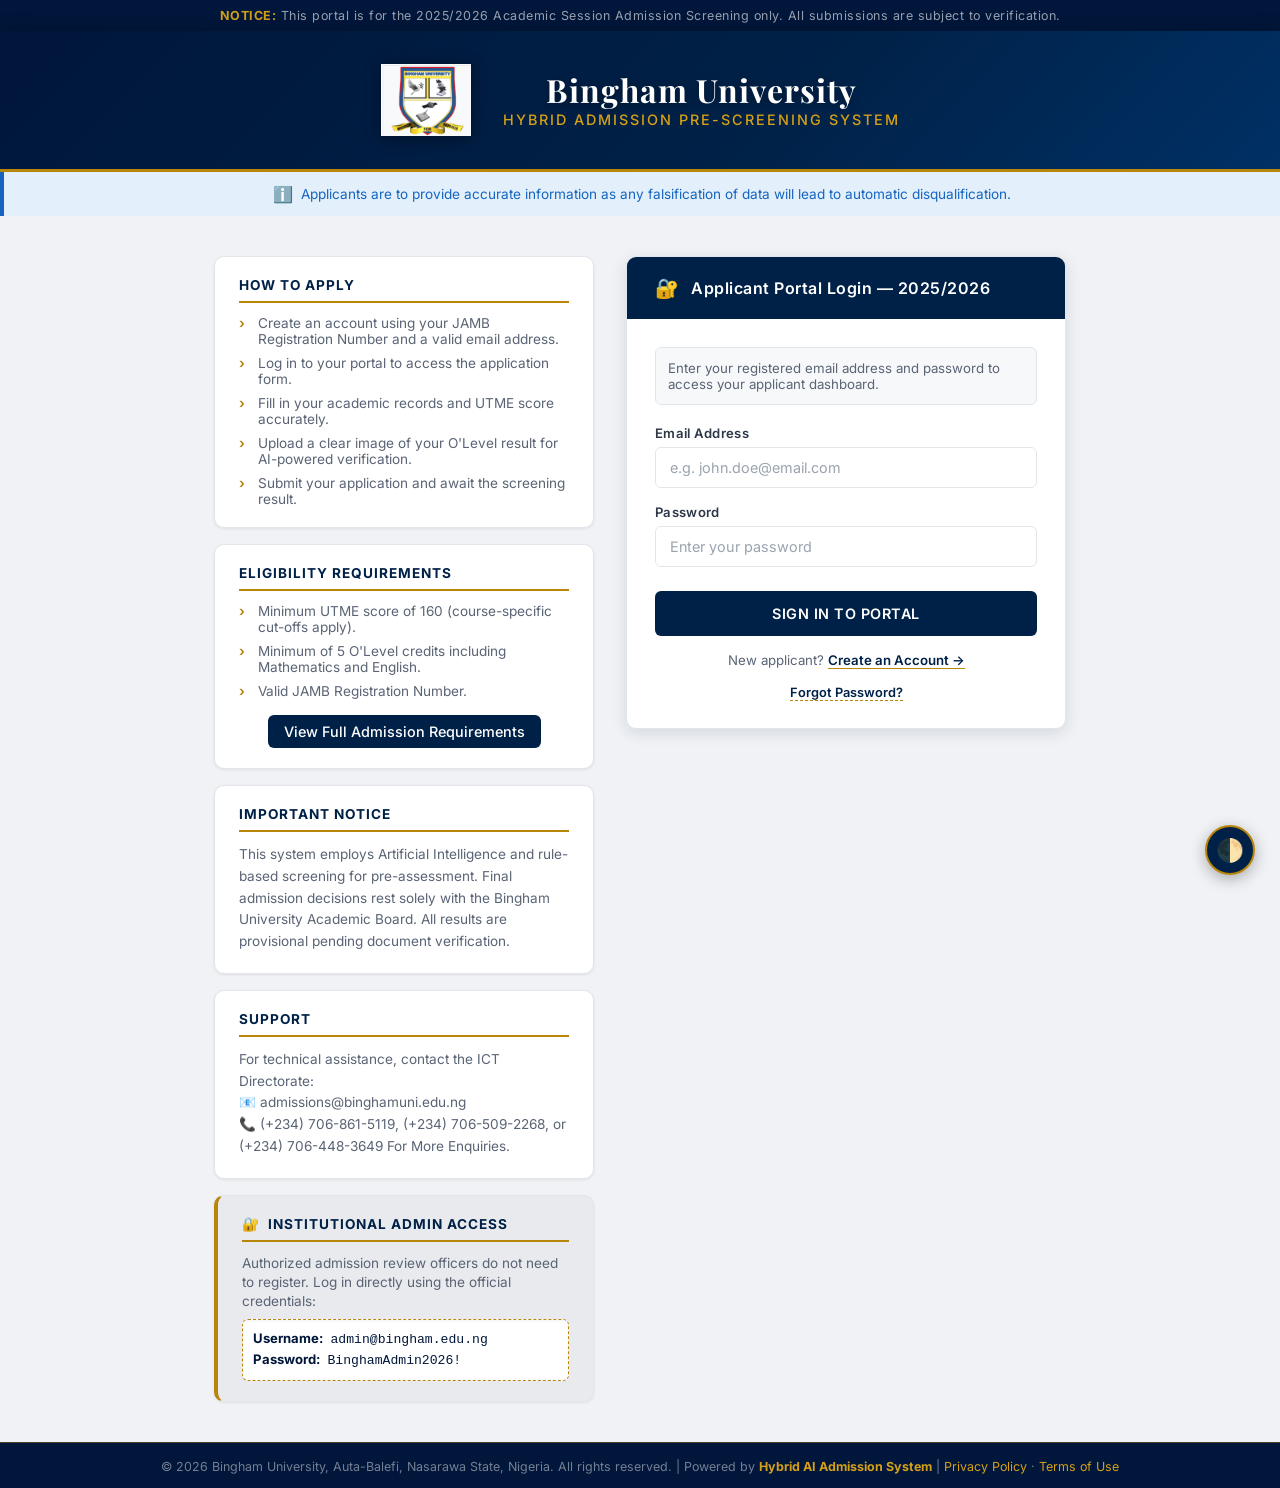
<file: frontend/index.html>
<!DOCTYPE html>
<html lang="en">

<head>
    <meta charset="UTF-8">
    <meta name="viewport" content="width=device-width, initial-scale=1.0">
    <title>Applicant Login — Bingham University Admission Portal</title>
    <meta name="description"
        content="Bingham University Hybrid Admission Pre-Screening System. Register or login to begin your application.">
    <link
        href="https://fonts.googleapis.com/css2?family=Playfair+Display:wght@600;700&family=Inter:wght@300;400;500;600&display=swap"
        rel="stylesheet">
    <link rel="stylesheet" href="css/style.css">
</head>

<body class="formal-bg">
    <script>
        if (localStorage.getItem('theme') === 'dark') {
            document.body.classList.add('dark-theme');
        }
    </script>

    <!-- Top Banner -->
    <div class="portal-top-banner">
        <strong>NOTICE:</strong> This portal is for the 2025/2026 Academic Session Admission Screening only. All
        submissions are subject to verification.
    </div>

    <div class="auth-wrapper">
        <!-- University Header -->
        <header class="uni-header">
            <img src="img/bingham_seal.png" alt="Bingham University Seal" class="uni-header-logo">
            <div class="uni-header-text">
                <h1>Bingham University</h1>
                <div class="system-title">Hybrid Admission Pre-Screening System</div>
            </div>
        </header>

        <!-- Notice Banner -->
        <div class="notice-banner">
            <span class="notice-icon">ℹ️</span>
            Applicants are to provide accurate information as any falsification of data will lead to automatic
            disqualification.
        </div>

        <!-- Auth Body -->
        <div class="auth-body">
            <!-- Left: Information Panel -->
            <div class="auth-info-panel">
                <div class="info-card">
                    <h3>How to Apply</h3>
                    <ul>
                        <li>Create an account using your JAMB Registration Number and a valid email address.</li>
                        <li>Log in to your portal to access the application form.</li>
                        <li>Fill in your academic records and UTME score accurately.</li>
                        <li>Upload a clear image of your O'Level result for AI-powered verification.</li>
                        <li>Submit your application and await the screening result.</li>
                    </ul>
                </div>

                <div class="info-card">
                    <h3>Eligibility Requirements</h3>
                    <ul>
                        <li>Minimum UTME score of 160 (course-specific cut-offs apply).</li>
                        <li>Minimum of 5 O'Level credits including Mathematics and English.</li>
                        <li>Valid JAMB Registration Number.</li>
                    </ul>
                    <div style="margin-top: 1rem; text-align: center;">
                        <a href="requirements.html"
                            style="display: inline-block; padding: 0.5rem 1rem; background: var(--navy); color: white; text-decoration: none; border-radius: 6px; font-size: 0.9rem; font-weight: 500;">View
                            Full Admission Requirements</a>
                    </div>
                </div>

                <div class="info-card">
                    <h3>Important Notice</h3>
                    <p>
                        This system employs Artificial Intelligence and rule-based screening for pre-assessment.
                        Final admission decisions rest solely with the Bingham University Academic Board.
                        All results are provisional pending document verification.
                    </p>
                </div>

                <div class="info-card">
                    <h3>Support</h3>
                    <p>
                        For technical assistance, contact the ICT Directorate:<br>
                        📧 admissions@binghamuni.edu.ng<br>
                        📞 (+234) 706-861-5119, (+234) 706-509-2268, or (+234) 706-448-3649 For More Enquiries.
                    </p>
                </div>

                <div class="info-card" style="border-left: 4px solid var(--gold); background: rgba(10, 25, 47, 0.03);">
                    <h3 style="color: var(--navy); display: flex; align-items: center; gap: 0.5rem;">
                        <span>🔐</span> Institutional Admin Access
                    </h3>
                    <p style="font-size: 0.85rem; margin-bottom: 0.5rem; line-height: 1.4;">
                        Authorized admission review officers do not need to register. Log in directly using the official
                        credentials:
                    </p>
                    <div
                        style="background: var(--white); border: 1px dashed var(--gold); border-radius: 6px; padding: 0.6rem; font-family: monospace; font-size: 0.82rem; color: var(--navy-dark); line-height: 1.5; box-shadow: inset 0 1px 3px rgba(0,0,0,0.05);">
                        <strong>Username:</strong> admin@bingham.edu.ng<br>
                        <strong>Password:</strong> BinghamAdmin2026!
                    </div>
                </div>
            </div>

            <!-- Right: Auth Form Panel -->
            <div class="auth-form-panel">
                <div class="auth-card">
                    <!-- Login Card Header -->
                    <div class="auth-card-header" id="cardHeader">
                        <span class="header-icon">🔐</span>
                        <h2 id="cardHeaderTitle">Applicant Portal Login — 2025/2026</h2>
                    </div>

                    <!-- Login Form -->
                    <form id="loginForm" class="auth-form active" autocomplete="off">
                        <p class="form-intro">
                            Enter your registered email address and password to access your applicant dashboard.
                        </p>

                        <div class="input-group">
                            <label for="loginEmail">Email Address</label>
                            <input type="email" id="loginEmail" required placeholder="e.g. john.doe@email.com"
                                autocomplete="username">
                        </div>
                        <div class="input-group">
                            <label for="loginPassword">Password</label>
                            <input type="password" id="loginPassword" required placeholder="Enter your password"
                                autocomplete="current-password">
                        </div>

                        <button type="submit" class="primary-btn" id="loginBtn">Sign In to Portal</button>
                        <div id="loginError" class="error-msg hidden"></div>

                        <div class="auth-switch-row" style="margin-bottom: 0.5rem;">
                            New applicant? <a href="#" id="showRegister">Create an Account →</a>
                        </div>
                        <div class="auth-switch-row">
                            <a href="#" id="showForgot"
                                style="font-size: 0.8rem; color: var(--navy); text-decoration: none; border-bottom: 1px dashed var(--gold);">Forgot
                                Password?</a>
                        </div>
                    </form>

                    <!-- Forgot Password Form -->
                    <form id="forgotPasswordForm" class="auth-form hidden" autocomplete="off">
                        <p class="form-intro">
                            Enter your registered email address below. If your account exists, we will reset your
                            password to a temporary password so you can access your dashboard.
                        </p>

                        <div class="input-group">
                            <label for="forgotEmail">Email Address</label>
                            <input type="email" id="forgotEmail" required placeholder="e.g. john.doe@email.com">
                        </div>

                        <button type="submit" class="primary-btn" id="forgotBtn">Reset Password</button>
                        <div id="forgotError" class="error-msg hidden"></div>
                        <div id="forgotSuccess" class="success-msg hidden"></div>

                        <div class="auth-switch-row">
                            Remembered password? <a href="#" id="forgotShowLogin">← Back to Sign In</a>
                        </div>
                    </form>

                    <!-- Registration Form -->
                    <form id="registerForm" class="auth-form hidden" autocomplete="off">
                        <p class="form-intro">
                            Complete the form below to create your applicant account. Ensure all details match your
                            official JAMB and O'Level records.
                        </p>

                        <div class="input-group">
                            <label for="regName">Full Legal Name</label>
                            <span class="field-hint">As it appears on your official documents</span>
                            <input type="text" id="regName" required placeholder="e.g. JOHN ADEBAYO DOE">
                        </div>
                        <div class="input-group">
                            <label for="regJamb">JAMB Registration Number</label>
                            <span class="field-hint">Future integration with JAMB CBT Portal will verify this
                                automatically</span>
                            <input type="text" id="regJamb" required placeholder="e.g. 20261234567AB">
                        </div>
                        <div class="input-group">
                            <label for="regEmail">Email Address</label>
                            <span class="field-hint">Must be a valid, active email for official communication</span>
                            <input type="email" id="regEmail" required placeholder="e.g. john.doe@email.com">
                        </div>
                        <div class="input-group">
                            <label for="regPhone">Phone Number</label>
                            <input type="tel" id="regPhone" required placeholder="e.g. 08012345678">
                        </div>
                        <div class="input-group">
                            <label for="regPassword">Create Password</label>
                            <span class="field-hint">Minimum 8 characters</span>
                            <input type="password" id="regPassword" required placeholder="Create a secure password"
                                minlength="8" autocomplete="new-password">
                        </div>

                        <button type="submit" class="primary-btn" id="registerBtn">Create Account & Proceed</button>
                        <div id="regError" class="error-msg hidden"></div>
                        <div id="regSuccess" class="success-msg hidden"></div>

                        <div class="auth-switch-row">
                            Already registered? <a href="#" id="showLogin">← Sign In</a>
                        </div>
                    </form>
                </div>
            </div>
        </div>
    </div>

    <!-- Footer -->
    <footer class="portal-footer">
        © 2026 Bingham University, Auta-Balefi, Nasarawa State, Nigeria.
        All rights reserved. |
        Powered by <strong style="color: var(--gold-light)">Hybrid AI Admission System</strong> |
        <a href="#">Privacy Policy</a> · <a href="#">Terms of Use</a>
    </footer>

    <!-- Theme Toggle Floating Button -->
    <button class="theme-toggle-btn" id="themeToggle" title="Toggle Light/Dark Theme">🌓</button>

    <script src="js/main.js"></script>
</body>

</html>
</file>
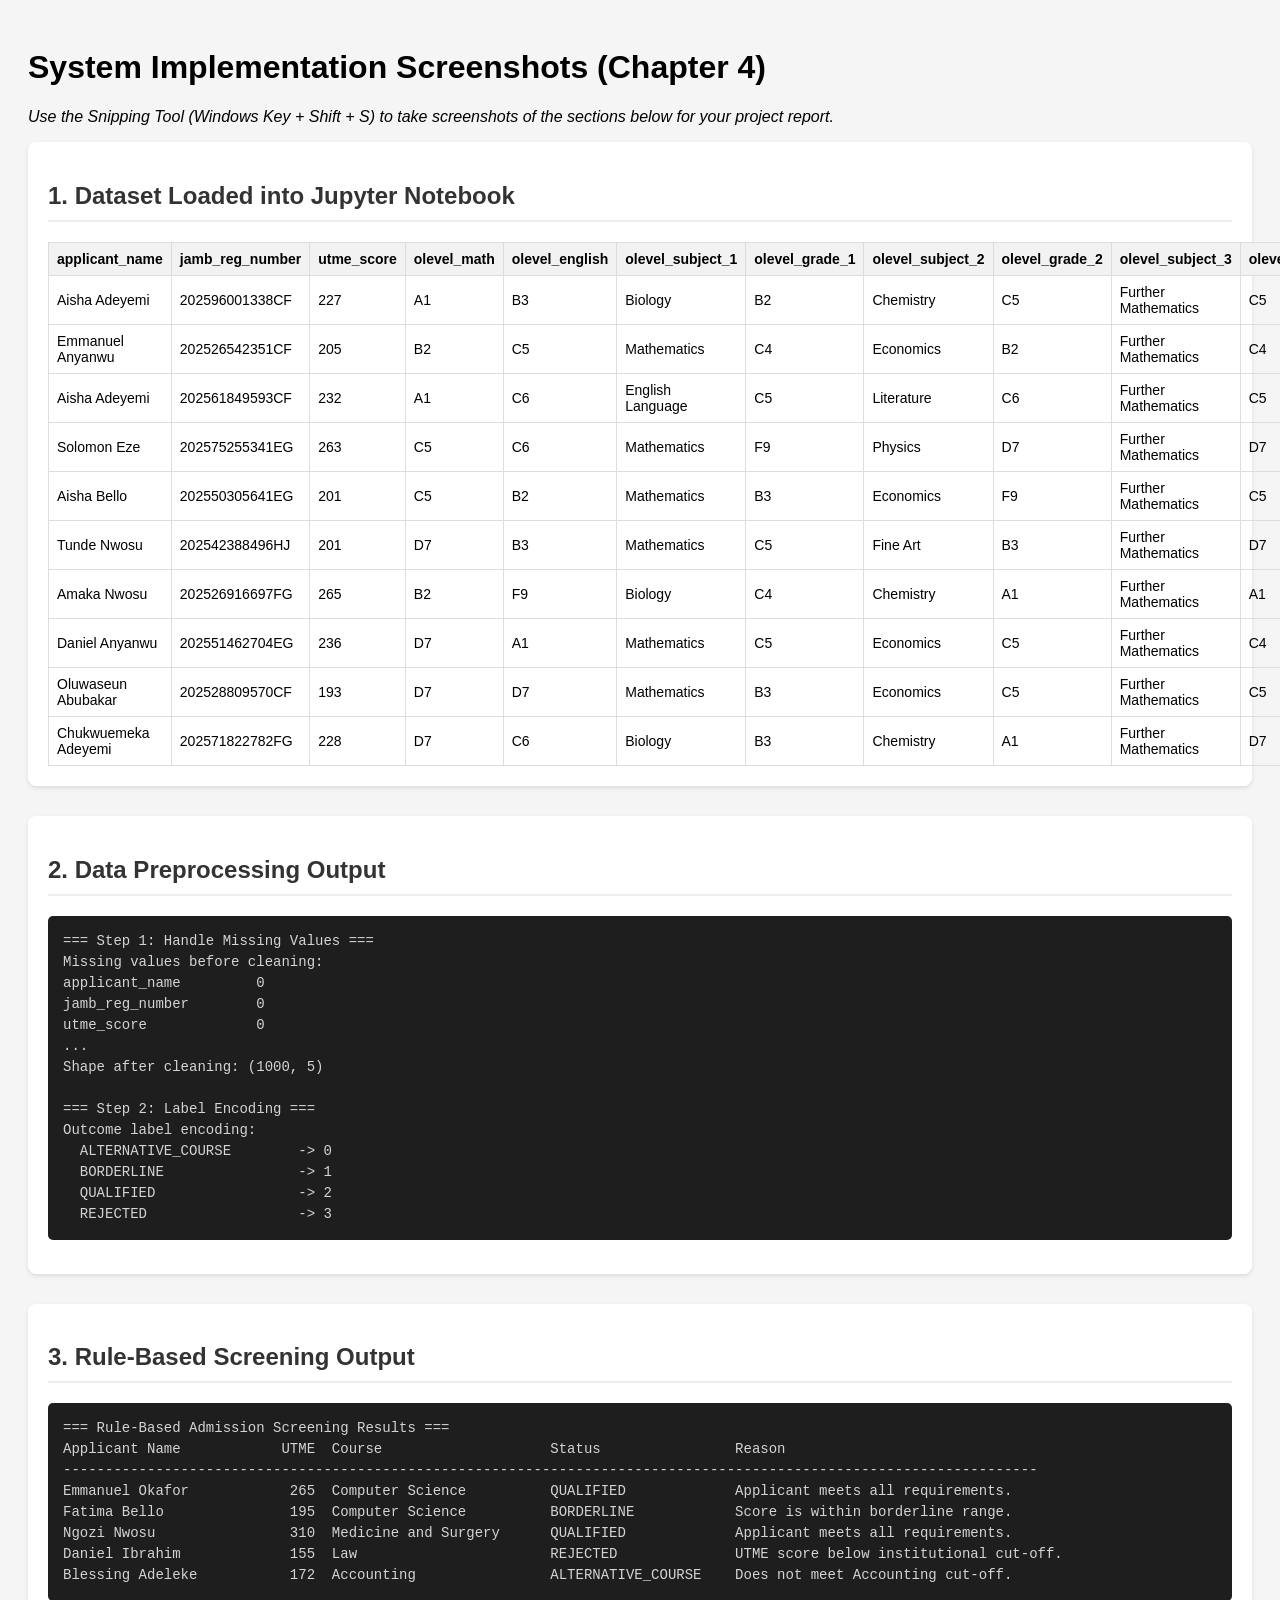
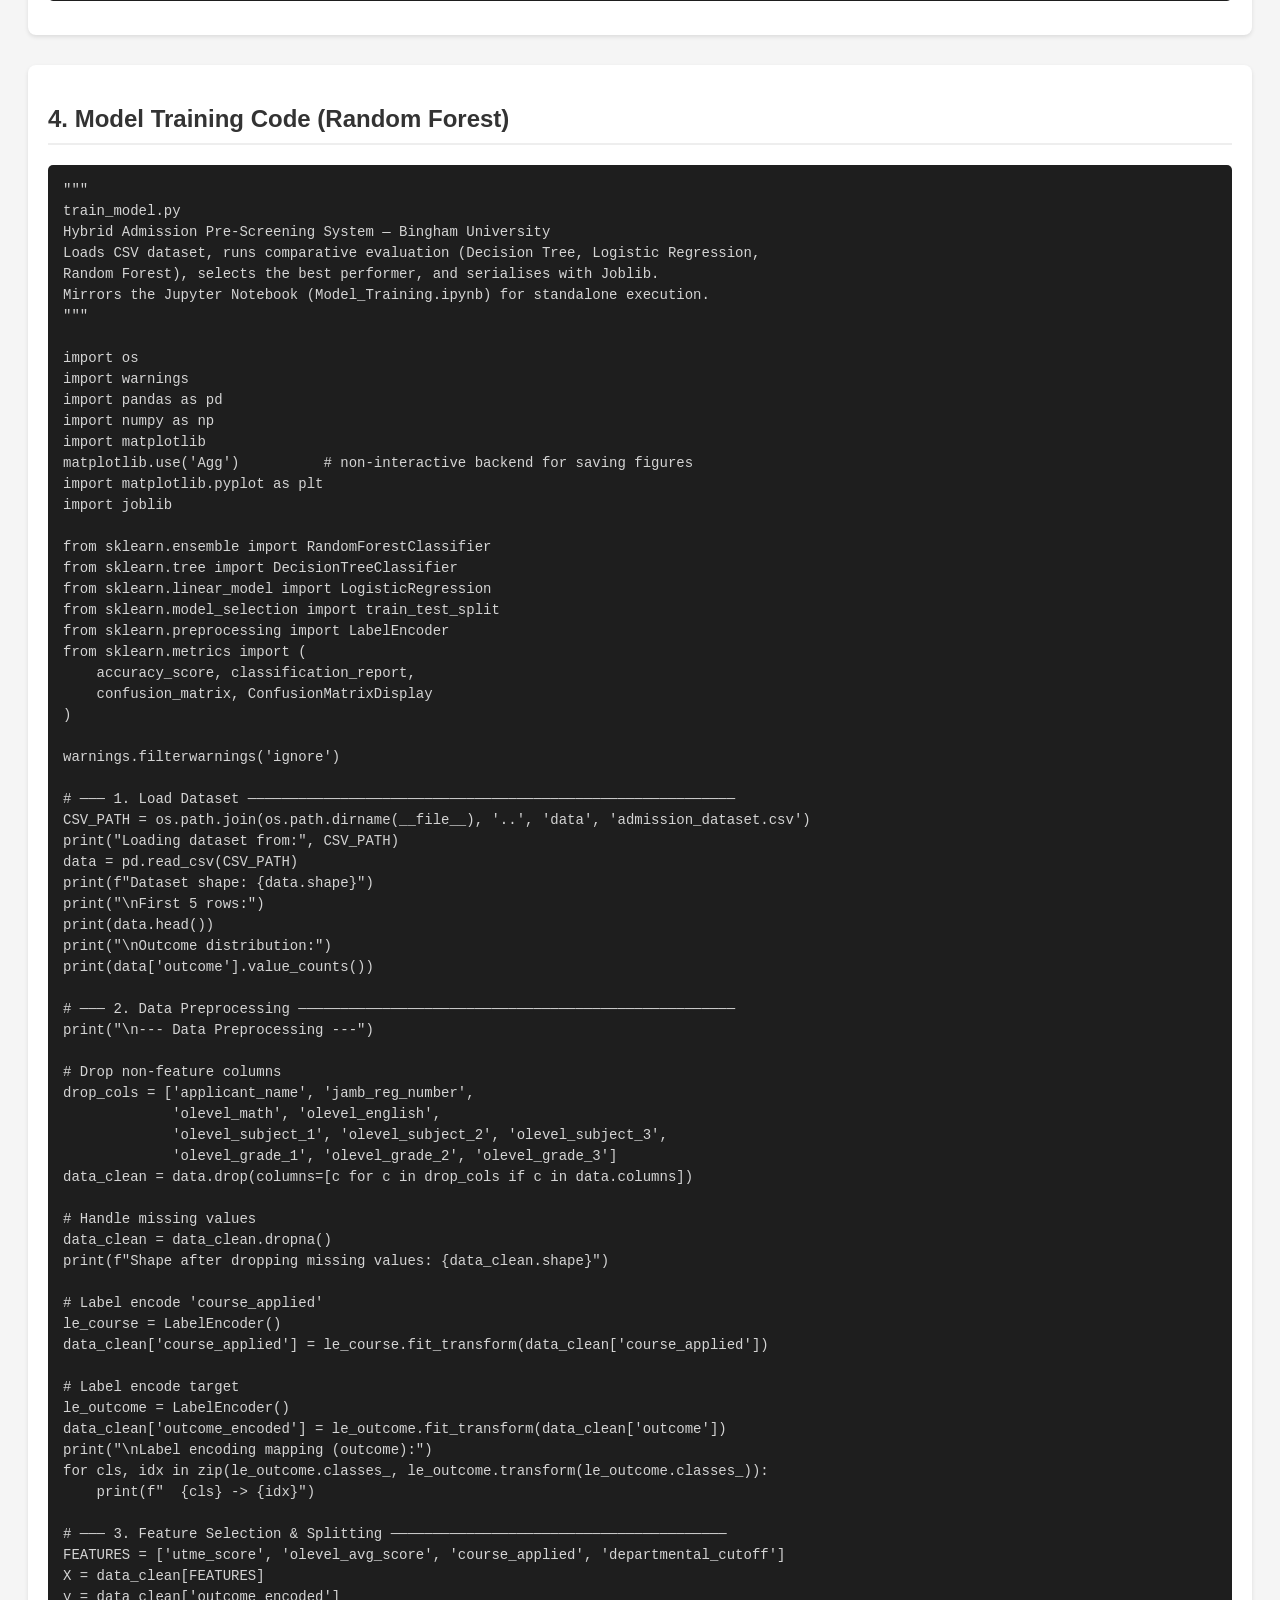
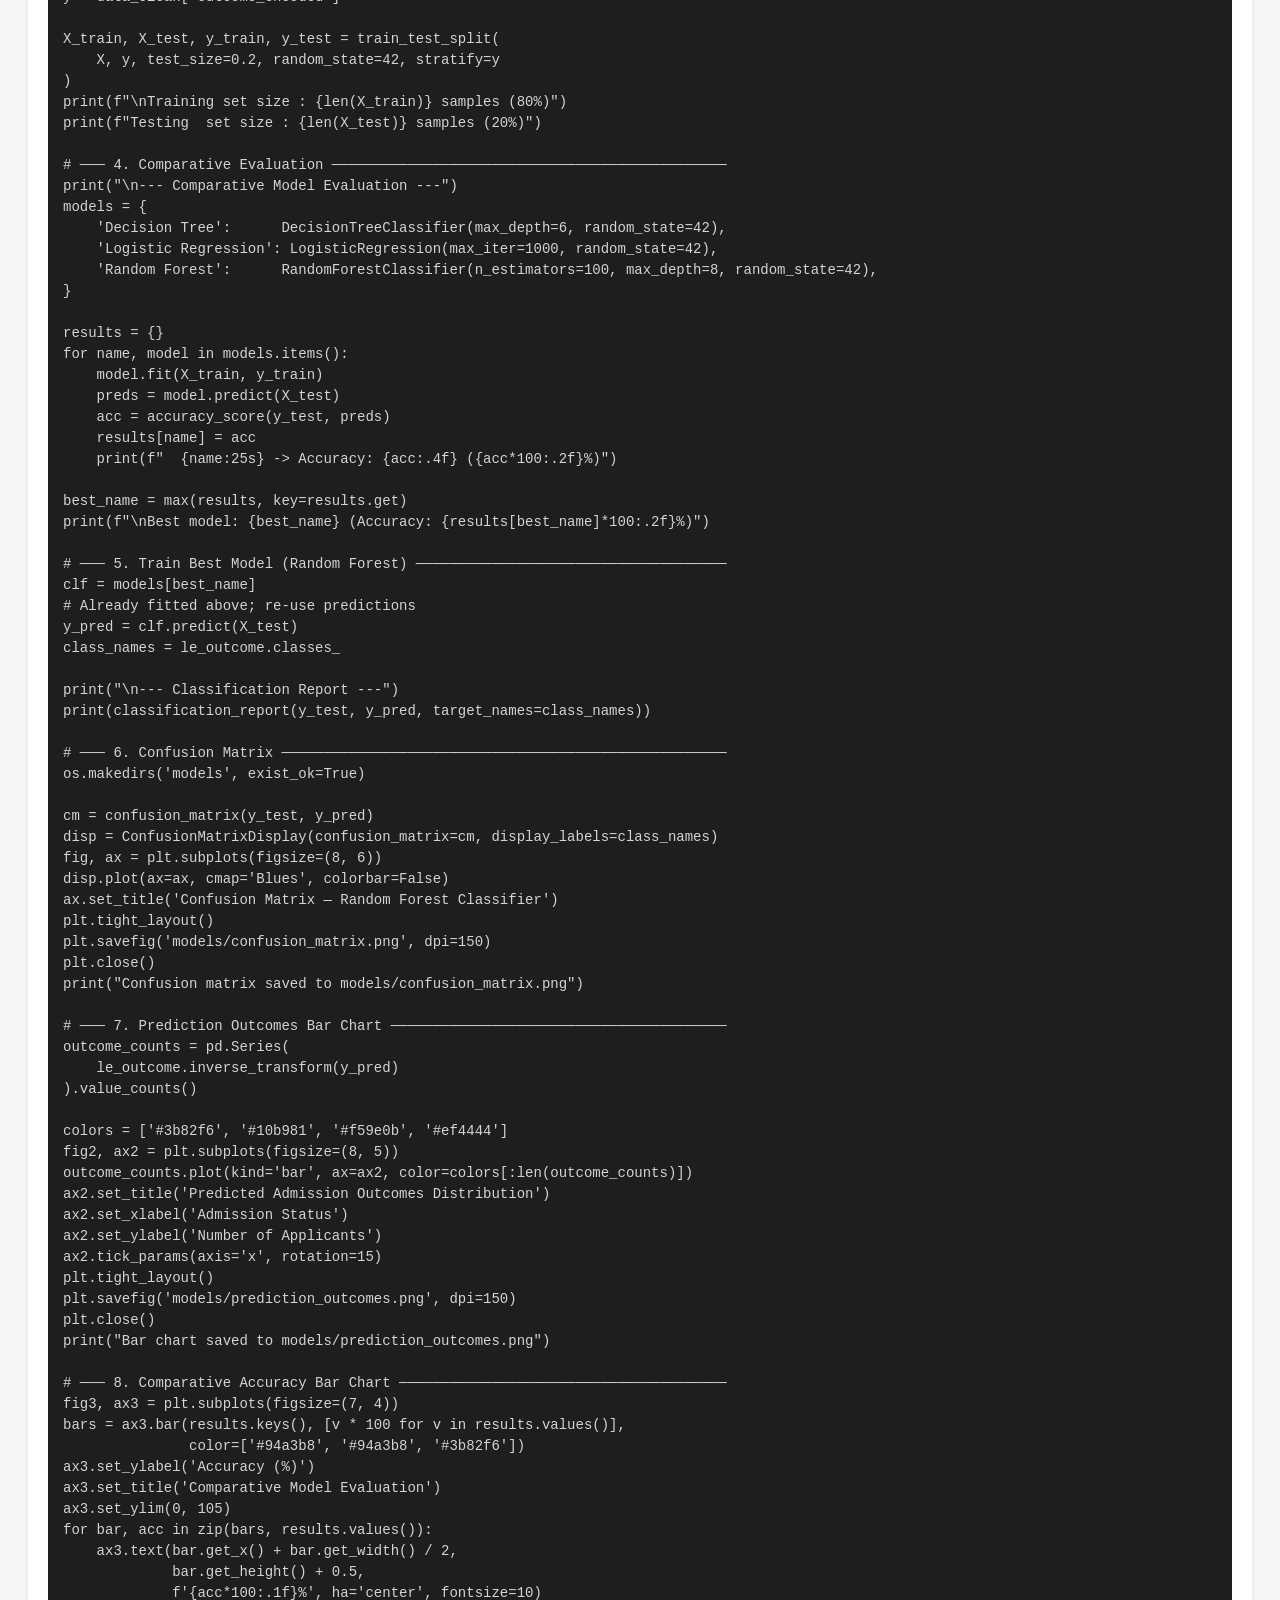
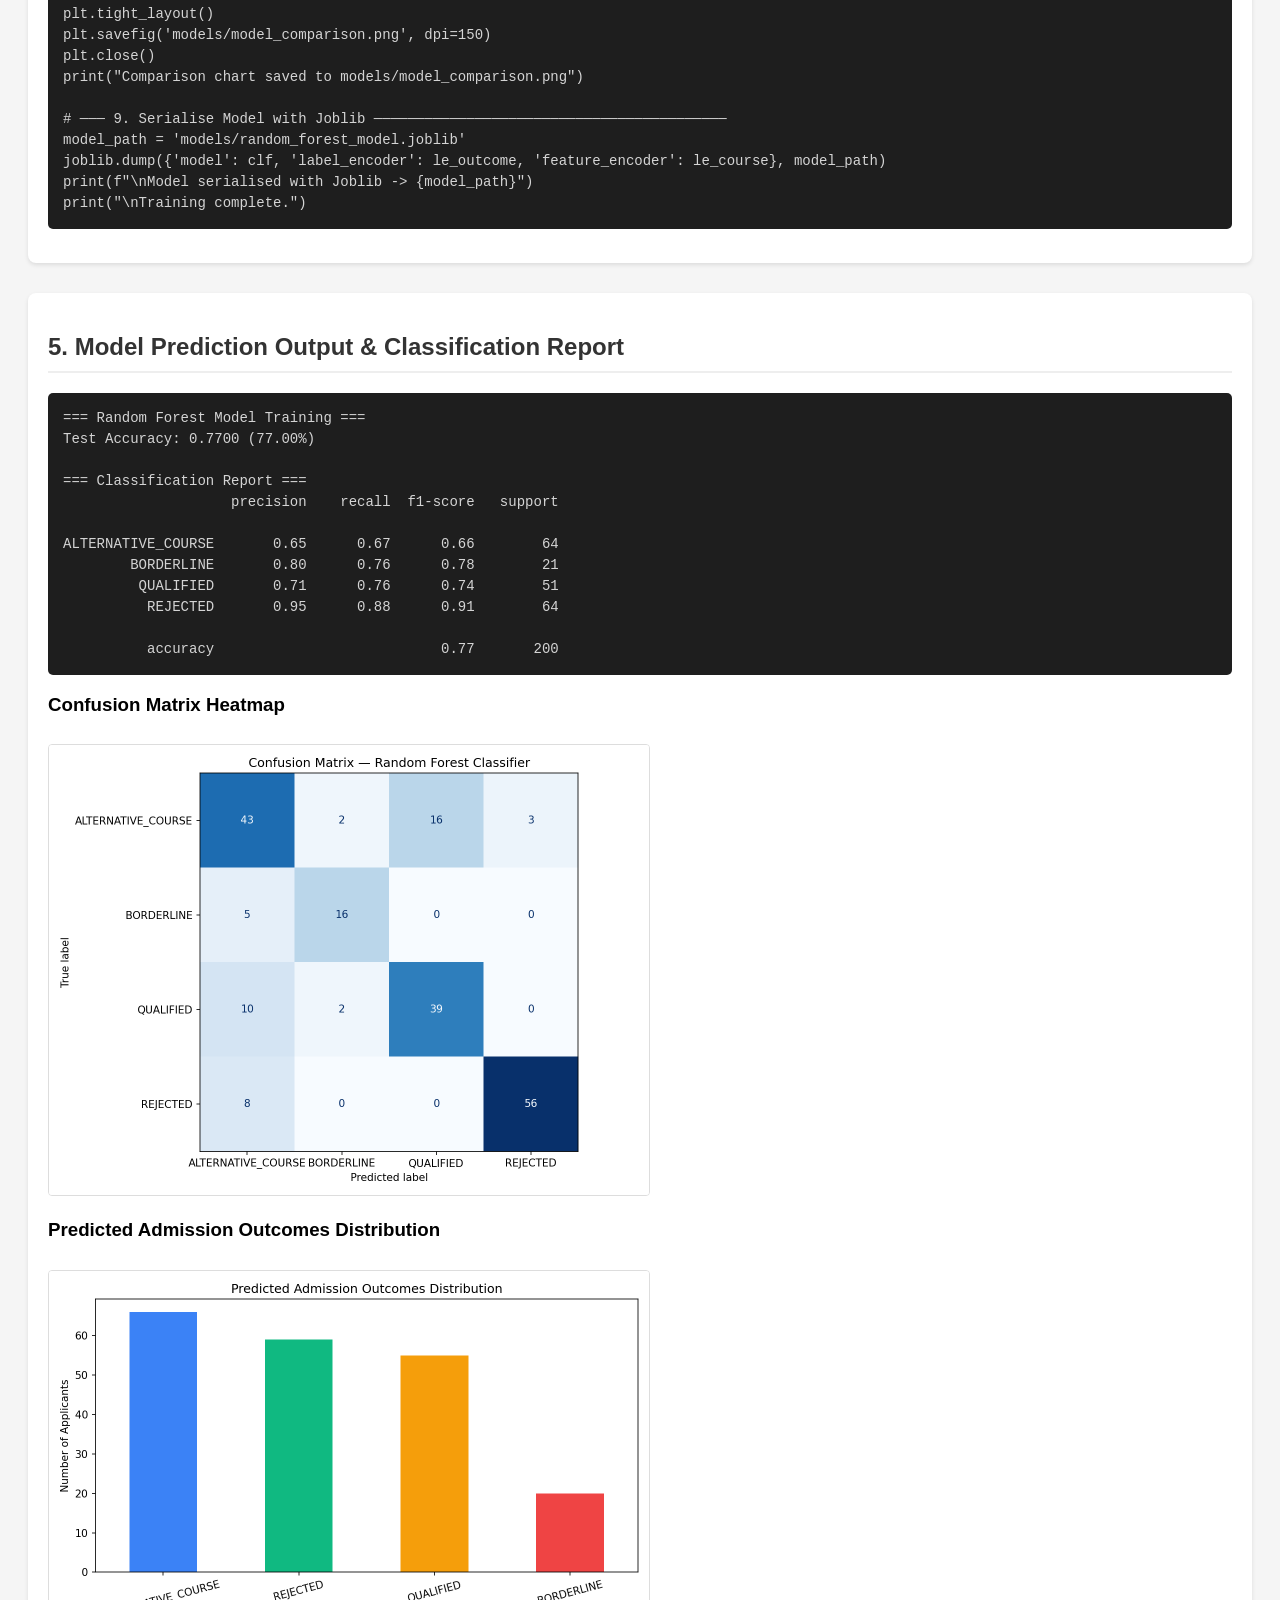
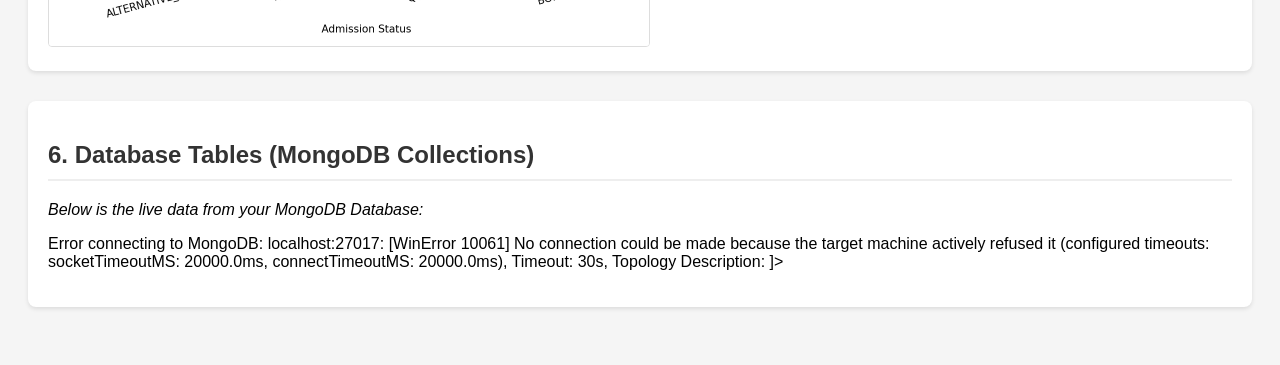
<file: Screenshots_For_Report.html>
<!DOCTYPE html>
<html>
<head>
<style>
    body { font-family: -apple-system, BlinkMacSystemFont, "Segoe UI", Roboto, Helvetica, Arial, sans-serif; padding: 20px; background: #f5f5f5; }
    .section { background: white; padding: 20px; margin-bottom: 30px; border-radius: 8px; box-shadow: 0 2px 4px rgba(0,0,0,0.1); }
    h2 { color: #333; border-bottom: 2px solid #eee; padding-bottom: 10px; }
    pre { background: #1e1e1e; color: #d4d4d4; padding: 15px; border-radius: 5px; overflow-x: auto; font-family: Consolas, Monaco, monospace; font-size: 14px; line-height: 1.5; }
    table.dataframe { border-collapse: collapse; width: 100%; margin-top: 10px; font-size: 14px; }
    table.dataframe th, table.dataframe td { border: 1px solid #ddd; padding: 8px; text-align: left; }
    table.dataframe th { background-color: #f2f2f2; }
    img { max-width: 100%; height: auto; border: 1px solid #ddd; margin-top: 10px; border-radius: 4px; }
</style>
</head>
<body>
    <h1>System Implementation Screenshots (Chapter 4)</h1>
    <p><i>Use the Snipping Tool (Windows Key + Shift + S) to take screenshots of the sections below for your project report.</i></p>

    <div class="section">
        <h2>1. Dataset Loaded into Jupyter Notebook</h2>
        <table border="1" class="dataframe dataframe">
  <thead>
    <tr style="text-align: right;">
      <th>applicant_name</th>
      <th>jamb_reg_number</th>
      <th>utme_score</th>
      <th>olevel_math</th>
      <th>olevel_english</th>
      <th>olevel_subject_1</th>
      <th>olevel_grade_1</th>
      <th>olevel_subject_2</th>
      <th>olevel_grade_2</th>
      <th>olevel_subject_3</th>
      <th>olevel_grade_3</th>
      <th>olevel_avg_score</th>
      <th>course_applied</th>
      <th>departmental_cutoff</th>
      <th>outcome</th>
    </tr>
  </thead>
  <tbody>
    <tr>
      <td>Aisha Adeyemi</td>
      <td>202596001338CF</td>
      <td>227</td>
      <td>A1</td>
      <td>B3</td>
      <td>Biology</td>
      <td>B2</td>
      <td>Chemistry</td>
      <td>C5</td>
      <td>Further Mathematics</td>
      <td>C5</td>
      <td>3.8</td>
      <td>Medicine and Surgery</td>
      <td>280</td>
      <td>BORDERLINE</td>
    </tr>
    <tr>
      <td>Emmanuel Anyanwu</td>
      <td>202526542351CF</td>
      <td>205</td>
      <td>B2</td>
      <td>C5</td>
      <td>Mathematics</td>
      <td>C4</td>
      <td>Economics</td>
      <td>B2</td>
      <td>Further Mathematics</td>
      <td>C4</td>
      <td>3.4</td>
      <td>Economics</td>
      <td>190</td>
      <td>QUALIFIED</td>
    </tr>
    <tr>
      <td>Aisha Adeyemi</td>
      <td>202561849593CF</td>
      <td>232</td>
      <td>A1</td>
      <td>C6</td>
      <td>English Language</td>
      <td>C5</td>
      <td>Literature</td>
      <td>C6</td>
      <td>Further Mathematics</td>
      <td>C5</td>
      <td>3.4</td>
      <td>Mass Communication</td>
      <td>180</td>
      <td>QUALIFIED</td>
    </tr>
    <tr>
      <td>Solomon Eze</td>
      <td>202575255341EG</td>
      <td>263</td>
      <td>C5</td>
      <td>C6</td>
      <td>Mathematics</td>
      <td>F9</td>
      <td>Physics</td>
      <td>D7</td>
      <td>Further Mathematics</td>
      <td>D7</td>
      <td>2.0</td>
      <td>Computer Science</td>
      <td>200</td>
      <td>REJECTED</td>
    </tr>
    <tr>
      <td>Aisha Bello</td>
      <td>202550305641EG</td>
      <td>201</td>
      <td>C5</td>
      <td>B2</td>
      <td>Mathematics</td>
      <td>B3</td>
      <td>Economics</td>
      <td>F9</td>
      <td>Further Mathematics</td>
      <td>C5</td>
      <td>2.8</td>
      <td>Economics</td>
      <td>190</td>
      <td>ALTERNATIVE_COURSE</td>
    </tr>
    <tr>
      <td>Tunde Nwosu</td>
      <td>202542388496HJ</td>
      <td>201</td>
      <td>D7</td>
      <td>B3</td>
      <td>Mathematics</td>
      <td>C5</td>
      <td>Fine Art</td>
      <td>B3</td>
      <td>Further Mathematics</td>
      <td>D7</td>
      <td>3.0</td>
      <td>Architecture</td>
      <td>200</td>
      <td>REJECTED</td>
    </tr>
    <tr>
      <td>Amaka Nwosu</td>
      <td>202526916697FG</td>
      <td>265</td>
      <td>B2</td>
      <td>F9</td>
      <td>Biology</td>
      <td>C4</td>
      <td>Chemistry</td>
      <td>A1</td>
      <td>Further Mathematics</td>
      <td>A1</td>
      <td>3.4</td>
      <td>Nursing Science</td>
      <td>200</td>
      <td>ALTERNATIVE_COURSE</td>
    </tr>
    <tr>
      <td>Daniel Anyanwu</td>
      <td>202551462704EG</td>
      <td>236</td>
      <td>D7</td>
      <td>A1</td>
      <td>Mathematics</td>
      <td>C5</td>
      <td>Economics</td>
      <td>C5</td>
      <td>Further Mathematics</td>
      <td>C4</td>
      <td>3.2</td>
      <td>Economics</td>
      <td>190</td>
      <td>ALTERNATIVE_COURSE</td>
    </tr>
    <tr>
      <td>Oluwaseun Abubakar</td>
      <td>202528809570CF</td>
      <td>193</td>
      <td>D7</td>
      <td>D7</td>
      <td>Mathematics</td>
      <td>B3</td>
      <td>Economics</td>
      <td>C5</td>
      <td>Further Mathematics</td>
      <td>C5</td>
      <td>2.8</td>
      <td>Economics</td>
      <td>190</td>
      <td>REJECTED</td>
    </tr>
    <tr>
      <td>Chukwuemeka Adeyemi</td>
      <td>202571822782FG</td>
      <td>228</td>
      <td>D7</td>
      <td>C6</td>
      <td>Biology</td>
      <td>B3</td>
      <td>Chemistry</td>
      <td>A1</td>
      <td>Further Mathematics</td>
      <td>D7</td>
      <td>3.2</td>
      <td>Nursing Science</td>
      <td>200</td>
      <td>REJECTED</td>
    </tr>
  </tbody>
</table>
    </div>

    <div class="section">
        <h2>2. Data Preprocessing Output</h2>
        <pre>=== Step 1: Handle Missing Values ===
Missing values before cleaning:
applicant_name         0
jamb_reg_number        0
utme_score             0
...
Shape after cleaning: (1000, 5)

=== Step 2: Label Encoding ===
Outcome label encoding:
  ALTERNATIVE_COURSE        -> 0
  BORDERLINE                -> 1
  QUALIFIED                 -> 2
  REJECTED                  -> 3</pre>
    </div>

    <div class="section">
        <h2>3. Rule-Based Screening Output</h2>
        <pre>=== Rule-Based Admission Screening Results ===
Applicant Name            UTME  Course                    Status                Reason
--------------------------------------------------------------------------------------------------------------------
Emmanuel Okafor            265  Computer Science          QUALIFIED             Applicant meets all requirements.
Fatima Bello               195  Computer Science          BORDERLINE            Score is within borderline range.
Ngozi Nwosu                310  Medicine and Surgery      QUALIFIED             Applicant meets all requirements.
Daniel Ibrahim             155  Law                       REJECTED              UTME score below institutional cut-off.
Blessing Adeleke           172  Accounting                ALTERNATIVE_COURSE    Does not meet Accounting cut-off.</pre>
    </div>

    <div class="section">
        <h2>4. Model Training Code (Random Forest)</h2>
        <pre>"""
train_model.py
Hybrid Admission Pre-Screening System — Bingham University
Loads CSV dataset, runs comparative evaluation (Decision Tree, Logistic Regression,
Random Forest), selects the best performer, and serialises with Joblib.
Mirrors the Jupyter Notebook (Model_Training.ipynb) for standalone execution.
"""

import os
import warnings
import pandas as pd
import numpy as np
import matplotlib
matplotlib.use('Agg')          # non-interactive backend for saving figures
import matplotlib.pyplot as plt
import joblib

from sklearn.ensemble import RandomForestClassifier
from sklearn.tree import DecisionTreeClassifier
from sklearn.linear_model import LogisticRegression
from sklearn.model_selection import train_test_split
from sklearn.preprocessing import LabelEncoder
from sklearn.metrics import (
    accuracy_score, classification_report,
    confusion_matrix, ConfusionMatrixDisplay
)

warnings.filterwarnings('ignore')

# ─── 1. Load Dataset ──────────────────────────────────────────────────────────
CSV_PATH = os.path.join(os.path.dirname(__file__), '..', 'data', 'admission_dataset.csv')
print("Loading dataset from:", CSV_PATH)
data = pd.read_csv(CSV_PATH)
print(f"Dataset shape: {data.shape}")
print("\nFirst 5 rows:")
print(data.head())
print("\nOutcome distribution:")
print(data['outcome'].value_counts())

# ─── 2. Data Preprocessing ────────────────────────────────────────────────────
print("\n--- Data Preprocessing ---")

# Drop non-feature columns
drop_cols = ['applicant_name', 'jamb_reg_number',
             'olevel_math', 'olevel_english',
             'olevel_subject_1', 'olevel_subject_2', 'olevel_subject_3',
             'olevel_grade_1', 'olevel_grade_2', 'olevel_grade_3']
data_clean = data.drop(columns=[c for c in drop_cols if c in data.columns])

# Handle missing values
data_clean = data_clean.dropna()
print(f"Shape after dropping missing values: {data_clean.shape}")

# Label encode 'course_applied'
le_course = LabelEncoder()
data_clean['course_applied'] = le_course.fit_transform(data_clean['course_applied'])

# Label encode target
le_outcome = LabelEncoder()
data_clean['outcome_encoded'] = le_outcome.fit_transform(data_clean['outcome'])
print("\nLabel encoding mapping (outcome):")
for cls, idx in zip(le_outcome.classes_, le_outcome.transform(le_outcome.classes_)):
    print(f"  {cls} -> {idx}")

# ─── 3. Feature Selection & Splitting ────────────────────────────────────────
FEATURES = ['utme_score', 'olevel_avg_score', 'course_applied', 'departmental_cutoff']
X = data_clean[FEATURES]
y = data_clean['outcome_encoded']

X_train, X_test, y_train, y_test = train_test_split(
    X, y, test_size=0.2, random_state=42, stratify=y
)
print(f"\nTraining set size : {len(X_train)} samples (80%)")
print(f"Testing  set size : {len(X_test)} samples (20%)")

# ─── 4. Comparative Evaluation ───────────────────────────────────────────────
print("\n--- Comparative Model Evaluation ---")
models = {
    'Decision Tree':      DecisionTreeClassifier(max_depth=6, random_state=42),
    'Logistic Regression': LogisticRegression(max_iter=1000, random_state=42),
    'Random Forest':      RandomForestClassifier(n_estimators=100, max_depth=8, random_state=42),
}

results = {}
for name, model in models.items():
    model.fit(X_train, y_train)
    preds = model.predict(X_test)
    acc = accuracy_score(y_test, preds)
    results[name] = acc
    print(f"  {name:25s} -> Accuracy: {acc:.4f} ({acc*100:.2f}%)")

best_name = max(results, key=results.get)
print(f"\nBest model: {best_name} (Accuracy: {results[best_name]*100:.2f}%)")

# ─── 5. Train Best Model (Random Forest) ─────────────────────────────────────
clf = models[best_name]
# Already fitted above; re-use predictions
y_pred = clf.predict(X_test)
class_names = le_outcome.classes_

print("\n--- Classification Report ---")
print(classification_report(y_test, y_pred, target_names=class_names))

# ─── 6. Confusion Matrix ─────────────────────────────────────────────────────
os.makedirs('models', exist_ok=True)

cm = confusion_matrix(y_test, y_pred)
disp = ConfusionMatrixDisplay(confusion_matrix=cm, display_labels=class_names)
fig, ax = plt.subplots(figsize=(8, 6))
disp.plot(ax=ax, cmap='Blues', colorbar=False)
ax.set_title('Confusion Matrix — Random Forest Classifier')
plt.tight_layout()
plt.savefig('models/confusion_matrix.png', dpi=150)
plt.close()
print("Confusion matrix saved to models/confusion_matrix.png")

# ─── 7. Prediction Outcomes Bar Chart ────────────────────────────────────────
outcome_counts = pd.Series(
    le_outcome.inverse_transform(y_pred)
).value_counts()

colors = ['#3b82f6', '#10b981', '#f59e0b', '#ef4444']
fig2, ax2 = plt.subplots(figsize=(8, 5))
outcome_counts.plot(kind='bar', ax=ax2, color=colors[:len(outcome_counts)])
ax2.set_title('Predicted Admission Outcomes Distribution')
ax2.set_xlabel('Admission Status')
ax2.set_ylabel('Number of Applicants')
ax2.tick_params(axis='x', rotation=15)
plt.tight_layout()
plt.savefig('models/prediction_outcomes.png', dpi=150)
plt.close()
print("Bar chart saved to models/prediction_outcomes.png")

# ─── 8. Comparative Accuracy Bar Chart ───────────────────────────────────────
fig3, ax3 = plt.subplots(figsize=(7, 4))
bars = ax3.bar(results.keys(), [v * 100 for v in results.values()],
               color=['#94a3b8', '#94a3b8', '#3b82f6'])
ax3.set_ylabel('Accuracy (%)')
ax3.set_title('Comparative Model Evaluation')
ax3.set_ylim(0, 105)
for bar, acc in zip(bars, results.values()):
    ax3.text(bar.get_x() + bar.get_width() / 2,
             bar.get_height() + 0.5,
             f'{acc*100:.1f}%', ha='center', fontsize=10)
plt.tight_layout()
plt.savefig('models/model_comparison.png', dpi=150)
plt.close()
print("Comparison chart saved to models/model_comparison.png")

# ─── 9. Serialise Model with Joblib ──────────────────────────────────────────
model_path = 'models/random_forest_model.joblib'
joblib.dump({'model': clf, 'label_encoder': le_outcome, 'feature_encoder': le_course}, model_path)
print(f"\nModel serialised with Joblib -> {model_path}")
print("\nTraining complete.")</pre>
    </div>

    <div class="section">
        <h2>5. Model Prediction Output & Classification Report</h2>
        <pre>=== Random Forest Model Training ===
Test Accuracy: 0.7700 (77.00%)

=== Classification Report ===
                    precision    recall  f1-score   support

ALTERNATIVE_COURSE       0.65      0.67      0.66        64
        BORDERLINE       0.80      0.76      0.78        21
         QUALIFIED       0.71      0.76      0.74        51
          REJECTED       0.95      0.88      0.91        64

          accuracy                           0.77       200</pre>
        <h3>Confusion Matrix Heatmap</h3>
        <img src="backend/models/confusion_matrix.png" alt="Confusion Matrix" style="max-width: 600px;">
        <br>
        <h3>Predicted Admission Outcomes Distribution</h3>
        <img src="backend/models/prediction_outcomes.png" alt="Prediction Outcomes" style="max-width: 600px;">
    </div>

    <div class="section">
        <h2>6. Database Tables (MongoDB Collections)</h2>
        <p><i>Below is the live data from your MongoDB Database:</i></p>
        <p>Error connecting to MongoDB: localhost:27017: [WinError 10061] No connection could be made because the target machine actively refused it (configured timeouts: socketTimeoutMS: 20000.0ms, connectTimeoutMS: 20000.0ms), Timeout: 30s, Topology Description: <TopologyDescription id: 69fe09d9dccb7aeb2a220c14, topology_type: Unknown, servers: [<ServerDescription ('localhost', 27017) server_type: Unknown, rtt: None, error=AutoReconnect('localhost:27017: [WinError 10061] No connection could be made because the target machine actively refused it (configured timeouts: socketTimeoutMS: 20000.0ms, connectTimeoutMS: 20000.0ms)')>]></p>
    </div>
</body>
</html>
</file>
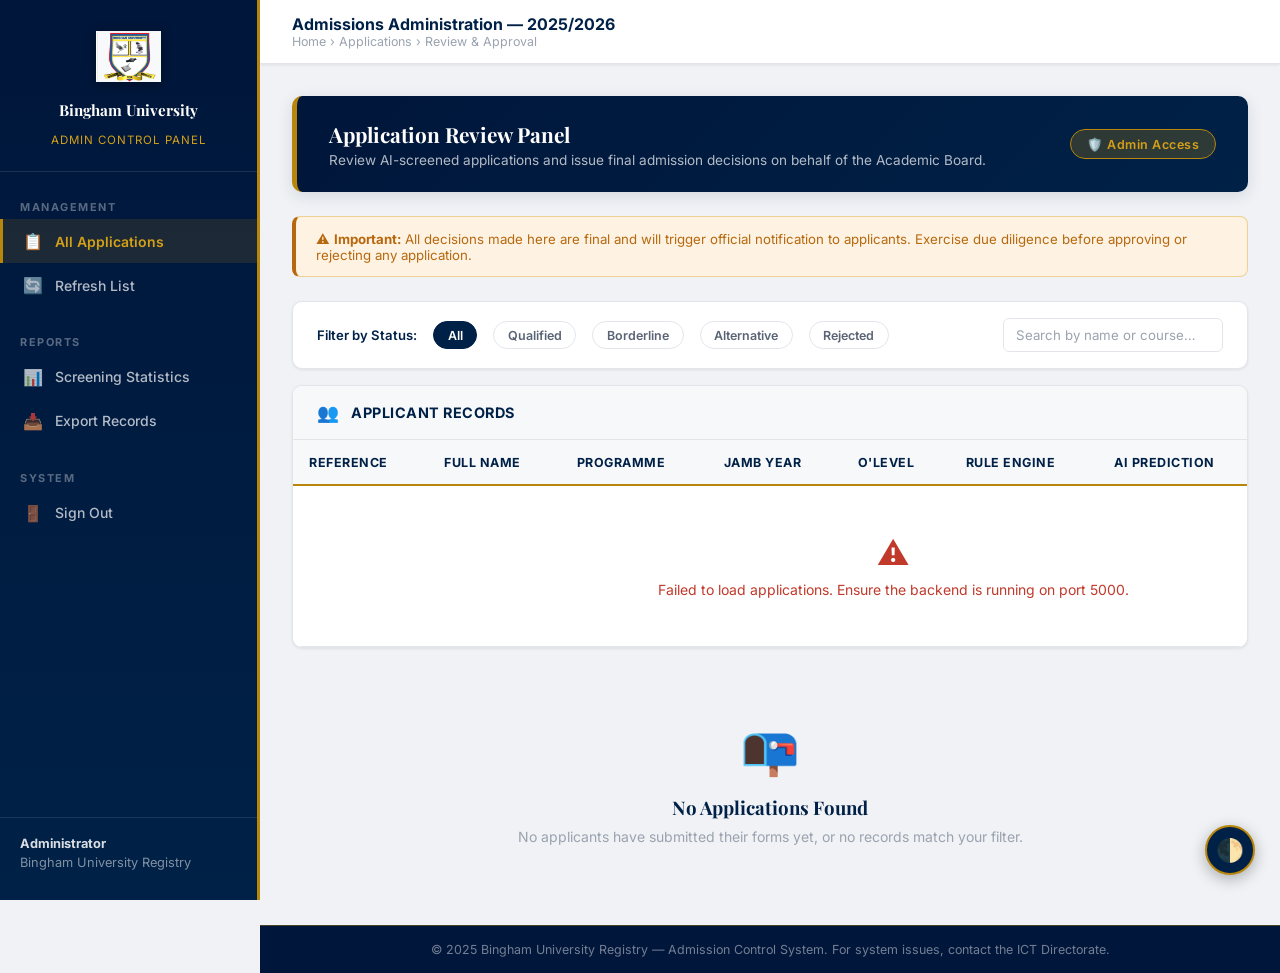
<file: frontend/admin.html>
<!DOCTYPE html>
<html lang="en">
<head>
    <meta charset="UTF-8">
    <meta name="viewport" content="width=device-width, initial-scale=1.0">
    <title>Admin Panel — Bingham University Admission Portal</title>
    <link href="https://fonts.googleapis.com/css2?family=Playfair+Display:wght@600;700&family=Inter:wght@300;400;500;600&display=swap" rel="stylesheet">
    <link rel="stylesheet" href="css/style.css">
</head>
<body class="dashboard-bg">
    <script>
        if (localStorage.getItem('theme') === 'dark') {
            document.body.classList.add('dark-theme');
        }
    </script>

<div class="dashboard-layout">
    <!-- SIDEBAR -->
    <aside class="sidebar">
        <div class="sidebar-brand">
            <img src="img/bingham_seal.png" alt="Bingham University Seal">
            <h3>Bingham University</h3>
            <span class="brand-sub">Admin Control Panel</span>
        </div>
        <nav class="sidebar-nav">
            <div class="nav-section-label">Management</div>
            <a href="admin.html" class="nav-item active">
                <span class="nav-icon">📋</span> All Applications
            </a>
            <a href="#" class="nav-item" id="navRefresh">
                <span class="nav-icon">🔄</span> Refresh List
            </a>
            <div class="nav-section-label" style="margin-top:1rem;">Reports</div>
            <a href="#" class="nav-item">
                <span class="nav-icon">📊</span> Screening Statistics
            </a>
            <a href="#" class="nav-item" id="exportBtn">
                <span class="nav-icon">📥</span> Export Records
            </a>
            <div class="nav-section-label" style="margin-top:1rem;">System</div>
            <a href="index.html" class="nav-item" id="logoutBtn">
                <span class="nav-icon">🚪</span> Sign Out
            </a>
        </nav>
        <div class="sidebar-footer">
            <div class="applicant-info">
                <strong>Administrator</strong>
                Bingham University Registry
            </div>
        </div>
    </aside>

    <!-- MAIN CONTENT -->
    <main class="dashboard-main">
        <!-- Top Bar -->
        <div class="dash-topbar">
            <div>
                <div class="page-title">Admissions Administration — 2025/2026</div>
                <div class="breadcrumb">Home › Applications › Review & Approval</div>
            </div>
            <div id="statsRow" style="display:flex; gap:1.5rem; font-size:0.82rem; color:var(--gray-600);"></div>
        </div>

        <div class="dash-content">
            <!-- Page Banner -->
            <div class="welcome-banner" style="margin-bottom:1.5rem;">
                <div>
                    <h2>Application Review Panel</h2>
                    <p>Review AI-screened applications and issue final admission decisions on behalf of the Academic Board.</p>
                </div>
                <div class="status-pill">🛡️ Admin Access</div>
            </div>

            <!-- Notice -->
            <div style="background:var(--warning-bg); border:1px solid #f0d090; border-left:4px solid var(--warning); border-radius:8px; padding:0.85rem 1.25rem; margin-bottom:1.5rem; font-size:0.83rem; color:var(--warning);">
                ⚠️ <strong>Important:</strong> All decisions made here are final and will trigger official notification to applicants. Exercise due diligence before approving or rejecting any application.
            </div>

            <!-- Filters -->
            <div class="dashboard-card" style="margin-bottom:1rem;">
                <div class="card-body" style="padding:1rem 1.5rem; display:flex; gap:1rem; align-items:center; flex-wrap:wrap;">
                    <div style="font-size:0.82rem; font-weight:600; color:var(--navy);">Filter by Status:</div>
                    <button class="filter-btn active" data-filter="all">All</button>
                    <button class="filter-btn" data-filter="QUALIFIED">Qualified</button>
                    <button class="filter-btn" data-filter="BORDERLINE">Borderline</button>
                    <button class="filter-btn" data-filter="ALTERNATIVE_COURSE">Alternative</button>
                    <button class="filter-btn" data-filter="REJECTED">Rejected</button>
                    <div style="margin-left:auto;">
                        <input type="text" id="searchInput" placeholder="Search by name or course…" style="width:220px; padding:0.5rem 0.75rem; font-size:0.83rem;">
                    </div>
                </div>
            </div>

            <!-- Applications Table -->
            <div class="dashboard-card">
                <div class="card-header">
                    <span class="card-icon">👥</span>
                    <h3>Applicant Records</h3>
                </div>
                <div class="card-body" style="padding:0; overflow-x: auto;">
                    <div class="admin-table-wrapper">
                        <table id="applicationsTable" style="min-width: 1200px;">
                            <thead>
                                <tr>
                                    <th>Reference</th>
                                    <th>Full Name</th>
                                    <th>Programme</th>
                                    <th>JAMB Year</th>
                                    <th>O'Level</th>
                                    <th>Rule Engine</th>
                                    <th>AI Prediction</th>
                                    <th>Decision</th>
                                    <th>Actions</th>
                                </tr>
                            </thead>
                            <tbody id="applicationsTableBody">
                                <tr>
                                    <td colspan="9" style="text-align:center; padding:3rem; color:var(--gray-400);">
                                        <div style="font-size:2rem; margin-bottom:0.5rem;">📂</div>
                                        Loading applications…
                                    </td>
                                </tr>
                            </tbody>
                        </table>
                    </div>
                </div>
            </div>

            <!-- No Records Message (hidden) -->
            <div id="noRecordsMsg" class="hidden" style="text-align:center; padding:3rem; color:var(--gray-400);">
                <div style="font-size:3rem; margin-bottom:1rem;">📭</div>
                <h3 style="color:var(--navy); font-family:'Playfair Display',serif; margin-bottom:0.5rem;">No Applications Found</h3>
                <p style="font-size:0.875rem;">No applicants have submitted their forms yet, or no records match your filter.</p>
            </div>
        </div>

        <!-- Footer -->
        <footer class="portal-footer" style="margin-top:auto;">
            © 2025 Bingham University Registry — Admission Control System. For system issues, contact the ICT Directorate.
        </footer>
    </main>
</div>

<!-- Decision Confirmation Modal -->
<div id="decisionModal" class="modal hidden">
    <div class="formal-modal">
        <div id="decisionIcon" style="font-size:2.5rem; margin-bottom:1rem;">⚖️</div>
        <h2 id="decisionTitle">Confirm Decision</h2>
        <p id="decisionMessage" style="margin-bottom:1rem;"></p>
        <div class="input-group" style="text-align:left;">
            <label for="remarksInput">Remarks / Justification <span id="remarksAsterisk" style="color:var(--danger); display:none;">*</span></label>
            <input type="text" id="remarksInput" placeholder="e.g. Scores verified — admitted to first choice">
            <span id="remarksHint" class="field-hint" style="display:none; color:var(--danger);">Remarks are mandatory when rejecting an application.</span>
        </div>
        <div style="display:flex; gap:1rem; margin-top:1rem;">
            <button id="confirmDecisionBtn" class="primary-btn" style="flex:1;">Confirm</button>
            <button id="cancelDecisionBtn" class="primary-btn" style="flex:1; background:var(--gray-200); color:var(--gray-800);">Cancel</button>
        </div>
    </div>
</div>

<style>
.filter-btn {
    padding: 0.35rem 0.85rem;
    border: 1px solid var(--gray-200);
    border-radius: 999px;
    background: var(--white);
    color: var(--gray-600);
    font-size: 0.78rem;
    font-weight: 600;
    cursor: pointer;
    transition: all 0.2s;
}
.filter-btn:hover { border-color: var(--navy); color: var(--navy); }
.filter-btn.active { background: var(--navy); color: white; border-color: var(--navy); }
.warning-badge {
    background-color: #fffbeb;
    color: #92400e;
    border: 1px solid #fbbf24;
    padding: 2px 6px;
    border-radius: 4px;
    font-size: 0.7rem;
    font-weight: bold;
    display: inline-block;
    margin-top: 4px;
}
</style>

    <!-- Theme Toggle Floating Button -->
    <button class="theme-toggle-btn" id="themeToggle" title="Toggle Light/Dark Theme">🌓</button>

<script src="js/admin.js"></script>
</body>
</html>
</file>
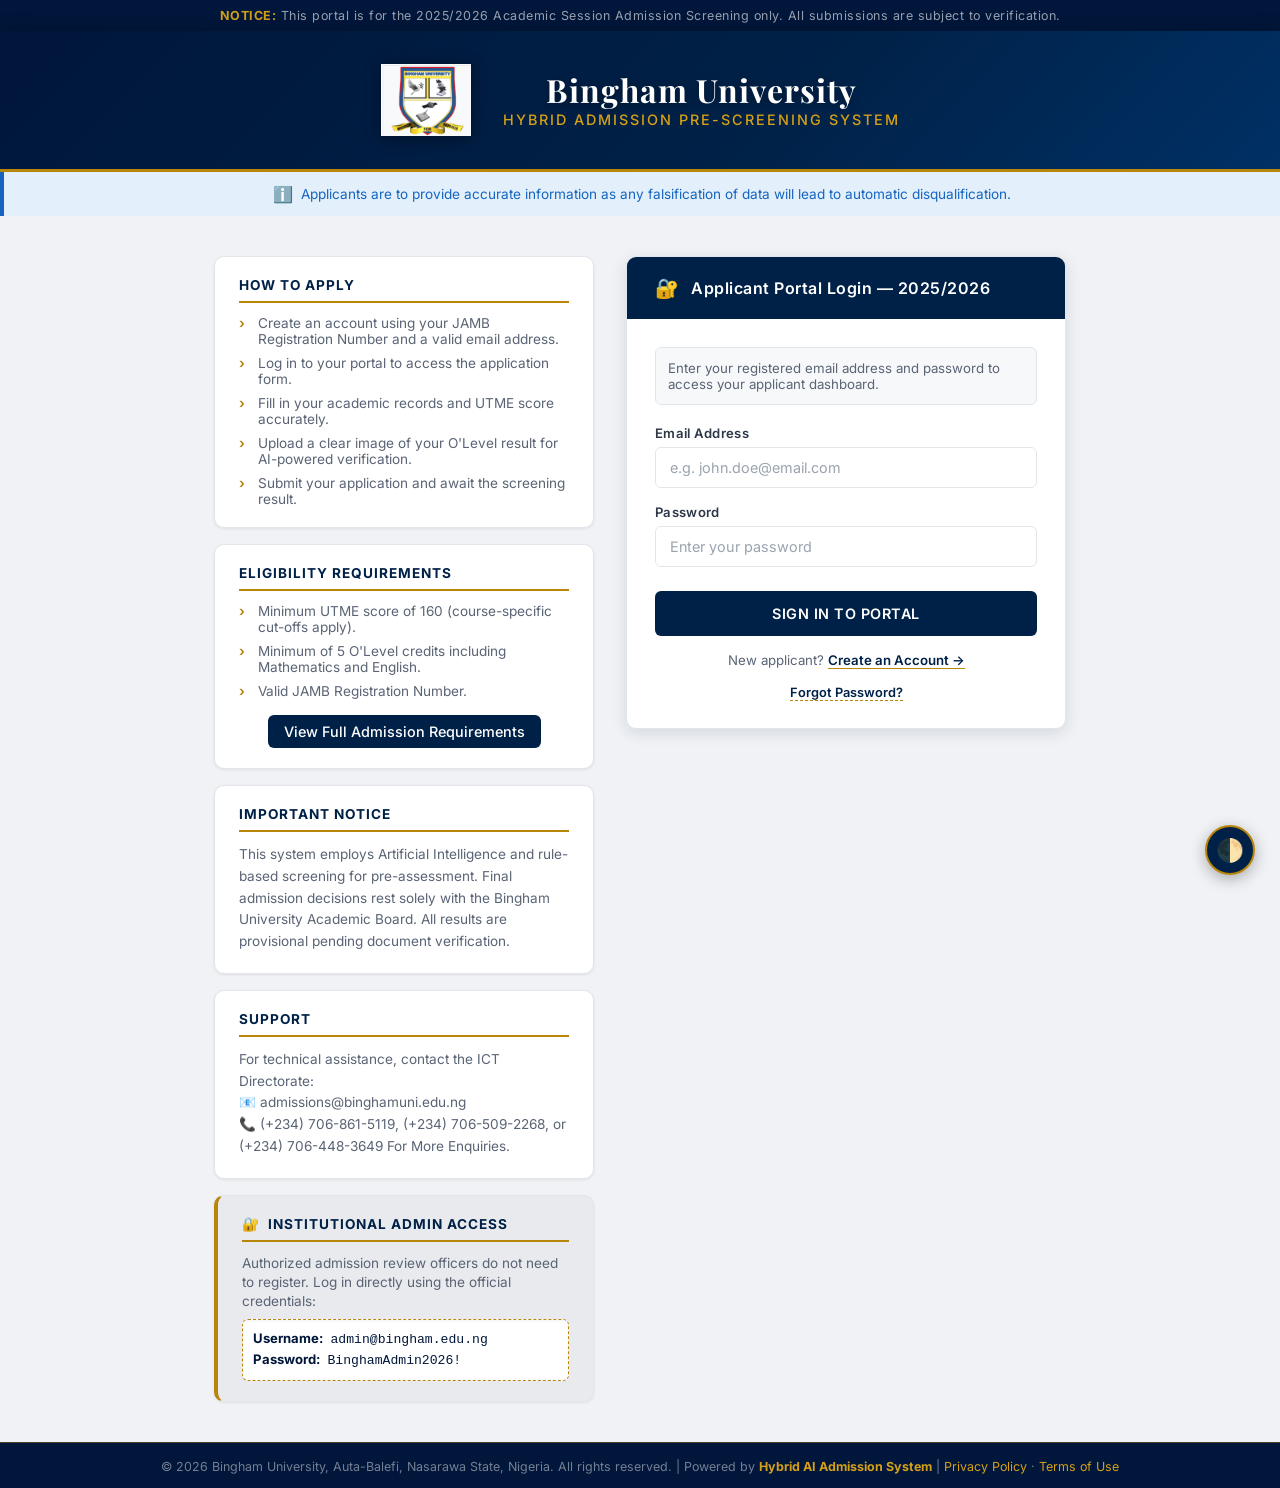
<file: frontend/dashboard.html>
<!DOCTYPE html>
<html lang="en">

<head>
    <meta charset="UTF-8">
    <meta name="viewport" content="width=device-width, initial-scale=1.0">
    <title>Applicant Dashboard — Bingham University Admission Portal</title>
    <meta name="description" content="Submit your 2025/2026 academic application to Bingham University. Upload JAMB, WAEC and NECO results for AI-powered pre-screening.">
    <link href="https://fonts.googleapis.com/css2?family=Playfair+Display:wght@600;700&family=Inter:wght@300;400;500;600&display=swap" rel="stylesheet">
    <link rel="stylesheet" href="css/style.css">
</head>
<body class="dashboard-bg">
    <script>
        if (localStorage.getItem('theme') === 'dark') {
            document.body.classList.add('dark-theme');
        }
    </script>

<div class="dashboard-layout">
    <!-- SIDEBAR -->
    <aside class="sidebar">
        <div class="sidebar-brand">
            <img src="img/bingham_seal.png" alt="Bingham University Seal">
            <h3>Bingham University</h3>
            <span class="brand-sub">Admission Portal</span>
        </div>
        <nav class="sidebar-nav">
            <div class="nav-section-label">Applicant</div>
            <a href="dashboard.html" class="nav-item active">
                <span class="nav-icon">📋</span> My Application
            </a>
            <a href="#" class="nav-item">
                <span class="nav-icon">🔍</span> Screening Status
            </a>
            <div class="nav-section-label" style="margin-top:1rem;">Information</div>
            <a href="requirements.html" class="nav-item"><span class="nav-icon">📖</span> Guidelines</a>
            <a href="#" class="nav-item"><span class="nav-icon">❓</span> Help & Support</a>
        </nav>
        <div class="sidebar-footer">
            <div class="applicant-info">
                <strong id="sidebarName">Loading...</strong>
                ID: <span id="sidebarId">—</span>
            </div>
            <button class="logout-btn" id="logoutBtn">🚪 Sign Out</button>
        </div>
    </aside>

    <!-- MAIN CONTENT -->
    <main class="dashboard-main">
        <div class="dash-topbar">
            <div>
                <div class="page-title">2025/2026 Admission Screening Portal</div>
                <div class="breadcrumb">Home › My Application</div>
            </div>
            <div style="font-size:0.8rem; color:var(--gray-400);">Session: 2025/2026 Academic Year</div>
        </div>

        <div class="dash-content">
            <!-- Welcome Banner -->
            <div class="welcome-banner">
                <div>
                    <h2 id="welcomeMessage">Welcome, Applicant</h2>
                    <p>Complete and submit your academic profile to initiate the hybrid AI screening process.</p>
                </div>
                <div id="appStatusPill" class="status-pill">⏳ Pending Submission</div>
            </div>

            <!-- Already Submitted Card -->
            <div id="alreadySubmittedCard" class="dashboard-card hidden">
                <div class="card-header"><span class="card-icon">✅</span><h3>Application Submitted</h3></div>
                <div class="card-body" style="text-align:center; padding:2.5rem;">
                    <div style="font-size:3rem; margin-bottom:1rem;">📨</div>
                    <h2 style="font-family:'Playfair Display',serif; color:var(--navy); margin-bottom:0.5rem;">Application Received</h2>
                    <p style="color:var(--gray-600); max-width:480px; margin:0 auto 1.5rem;">
                        Your application has been received and is undergoing AI-powered pre-screening.
                        You will be notified via email once the process is complete.
                    </p>
                    <div id="screeningResultBadge"></div>
                </div>
            </div>

            <!-- Application Form -->
            <div id="applicationFormCard" class="dashboard-card">
                <div class="card-header">
                    <span class="card-icon">📝</span>
                    <h3>Academic Application Form — 2025/2026</h3>
                </div>
                <div class="card-body">
                    <form id="applicationForm" enctype="multipart/form-data">

                        <!-- SECTION A: Programme -->
                        <div class="form-section">
                            <div class="section-label">Section A: Programme Selection</div>
                            <p class="section-desc">Select the programme you wish to be considered for. Departmental cut-off marks apply in addition to the institutional minimum of 160.</p>
                            <div class="input-group">
                                <label for="courseApplied">Programme / Course Applied For <span style="color:var(--danger)">*</span></label>
                                <select id="courseApplied" name="course_applied" required>
                                    <option value="">— Select a Programme —</option>
                                    <optgroup label="College of Medicine &amp; Health Sciences">
                                        <option value="Medicine">Medicine and Surgery (Cut-off: 220)</option>
                                        <option value="Anatomy">Human Anatomy (Cut-off: 200)</option>
                                        <option value="Nursing">Nursing Science (Cut-off: 180)</option>
                                    </optgroup>
                                    <optgroup label="Faculty of Law">
                                        <option value="Law">Law (Cut-off: 200)</option>
                                    </optgroup>
                                    <optgroup label="Faculty of Computing &amp; ICT">
                                        <option value="Computer Science">Computer Science (Cut-off: 180)</option>
                                        <option value="Information Technology">Information Technology (Cut-off: 170)</option>
                                    </optgroup>
                                    <optgroup label="Faculty of Management Sciences">
                                        <option value="Business Admin">Business Administration (Cut-off: 170)</option>
                                        <option value="Accounting">Accounting (Cut-off: 170)</option>
                                    </optgroup>
                                </select>
                            </div>
                        </div>

                        <!-- SECTION B: JAMB RESULT UPLOAD -->
                        <div class="form-section">
                            <div class="section-label">Section B: JAMB Result Verification</div>
                            <div style="background:var(--info-bg); border:1px solid #b8d4f0; border-left:4px solid var(--info); border-radius:8px; padding:1rem 1.25rem; margin-bottom:1.25rem;">
                                <p style="font-size:0.83rem; color:var(--info); font-weight:600; margin-bottom:0.4rem;">🛡️ AI-Powered JAMB Score Verification</p>
                                <p style="font-size:0.82rem; color:var(--gray-600); line-height:1.6;">
                                    Upload your official JAMB result slip. The AI system will extract and verify your UTME score automatically using OCR.
                                    Accepted formats: <strong>JPG, PNG, PDF, BMP, TIFF, WEBP</strong> · Max 5MB.
                                    <br><br>
                                    <strong>Note:</strong> Per JAMB guidelines, UTME results are valid for <strong>3 academic sessions</strong> from the year of examination.
                                </p>
                            </div>

                            <!-- JAMB Year -->
                            <div class="input-group" style="max-width:200px; margin-bottom:1.25rem;">
                                <label for="jamb_year">JAMB Examination Year <span style="color:var(--danger)">*</span></label>
                                <span class="field-hint">The year you sat the UTME (e.g. 2024)</span>
                                <input type="number" id="jamb_year" name="jamb_year" required
                                    min="2018" max="2026" placeholder="e.g. 2024"
                                    style="max-width:160px;">
                            </div>

                            <div class="file-upload-area" id="jambDropZone">
                                <span class="upload-icon">📄</span>
                                <label class="upload-label" for="jamb_document">Upload JAMB Result Slip</label>
                                <p class="upload-hint">Official JAMB print-out or e-result · JPG, PNG, PDF, BMP, TIFF, WEBP · Max 5MB</p>
                                <input type="file" id="jamb_document" name="jamb_document"
                                    accept="image/*,.pdf,.bmp,.tiff,.tif,.webp" required>
                                <span id="jambFileDisplay"></span>
                            </div>
                            <div class="input-group" style="margin-top:1rem; max-width:280px;">
                                <label for="utme_score_declared">Declared UTME Score (for cross-reference) <span style="color:var(--danger)">*</span></label>
                                <span class="field-hint">Will be compared to OCR-extracted score. Discrepancies >5 marks are flagged.</span>
                                <input type="number" id="utme_score_declared" name="utme_score_declared" required min="100" max="400" placeholder="e.g. 235">
                            </div>
                        </div>

                        <!-- SECTION C: O'LEVEL GRADES -->
                        <div class="form-section">
                            <div class="section-label">Section C: O'Level Academic Records</div>
                            <p class="section-desc">
                                Enter your WAEC/NECO grades. Per JAMB guidelines, results from a maximum of
                                <strong>2 sittings (WAEC + NECO)</strong> may be combined to meet the 5-credit requirement.
                                Only grades <strong>A1 to C6</strong> count as credit passes.
                            </p>

                            <div style="margin-bottom:1.25rem;">
                                <p style="font-size:0.82rem; font-weight:700; color:var(--navy); margin-bottom:0.75rem; text-transform:uppercase; letter-spacing:0.5px;">Compulsory Core Subjects</p>
                                <div class="grades-grid">
                                    <div class="input-group">
                                        <label>Mathematics <span style="color:var(--danger)">*</span></label>
                                        <select name="o_level_math" id="o_level_math" required>
                                            <option value="">— Grade —</option>
                                            <option value="A1">A1 — Excellent</option>
                                            <option value="B2">B2 — Very Good</option>
                                            <option value="B3">B3 — Good</option>
                                            <option value="C4">C4 — Credit</option>
                                            <option value="C5">C5 — Credit</option>
                                            <option value="C6">C6 — Credit</option>
                                            <option value="D7">D7 — Pass</option>
                                            <option value="E8">E8 — Pass</option>
                                            <option value="F9">F9 — Fail</option>
                                        </select>
                                    </div>
                                    <div class="input-group">
                                        <label>English Language <span style="color:var(--danger)">*</span></label>
                                        <select name="o_level_english" id="o_level_english" required>
                                            <option value="">— Grade —</option>
                                            <option value="A1">A1 — Excellent</option>
                                            <option value="B2">B2 — Very Good</option>
                                            <option value="B3">B3 — Good</option>
                                            <option value="C4">C4 — Credit</option>
                                            <option value="C5">C5 — Credit</option>
                                            <option value="C6">C6 — Credit</option>
                                            <option value="D7">D7 — Pass</option>
                                            <option value="E8">E8 — Pass</option>
                                            <option value="F9">F9 — Fail</option>
                                        </select>
                                    </div>
                                </div>
                            </div>

                            <div>
                                <p style="font-size:0.82rem; font-weight:700; color:var(--navy); margin-bottom:0.75rem; text-transform:uppercase; letter-spacing:0.5px;">Additional Relevant Subjects (3 Required)</p>
                                <div style="display:flex; flex-direction:column; gap:0.75rem;">
                                    <!-- Subject 1 -->
                                    <div class="grade-pair">
                                        <div class="input-group">
                                            <label>Subject 1 <span style="color:var(--danger)">*</span></label>
                                            <input type="text" name="o_level_subject_1" placeholder="e.g. Physics" required>
                                        </div>
                                        <div class="input-group">
                                            <label>Grade <span style="color:var(--danger)">*</span></label>
                                            <select name="o_level_grade_1" required>
                                                <option value="">—</option>
                                                <option value="A1">A1</option><option value="B2">B2</option>
                                                <option value="B3">B3</option><option value="C4">C4</option>
                                                <option value="C5">C5</option><option value="C6">C6</option>
                                                <option value="D7">D7</option><option value="E8">E8</option>
                                                <option value="F9">F9</option>
                                            </select>
                                        </div>
                                    </div>
                                    <!-- Subject 2 -->
                                    <div class="grade-pair">
                                        <div class="input-group">
                                            <label>Subject 2 <span style="color:var(--danger)">*</span></label>
                                            <input type="text" name="o_level_subject_2" placeholder="e.g. Chemistry" required>
                                        </div>
                                        <div class="input-group">
                                            <label>Grade <span style="color:var(--danger)">*</span></label>
                                            <select name="o_level_grade_2" required>
                                                <option value="">—</option>
                                                <option value="A1">A1</option><option value="B2">B2</option>
                                                <option value="B3">B3</option><option value="C4">C4</option>
                                                <option value="C5">C5</option><option value="C6">C6</option>
                                                <option value="D7">D7</option><option value="E8">E8</option>
                                                <option value="F9">F9</option>
                                            </select>
                                        </div>
                                    </div>
                                    <!-- Subject 3 -->
                                    <div class="grade-pair">
                                        <div class="input-group">
                                            <label>Subject 3 <span style="color:var(--danger)">*</span></label>
                                            <input type="text" name="o_level_subject_3" placeholder="e.g. Biology" required>
                                        </div>
                                        <div class="input-group">
                                            <label>Grade <span style="color:var(--danger)">*</span></label>
                                            <select name="o_level_grade_3" required>
                                                <option value="">—</option>
                                                <option value="A1">A1</option><option value="B2">B2</option>
                                                <option value="B3">B3</option><option value="C4">C4</option>
                                                <option value="C5">C5</option><option value="C6">C6</option>
                                                <option value="D7">D7</option><option value="E8">E8</option>
                                                <option value="F9">F9</option>
                                            </select>
                                        </div>
                                    </div>
                                </div>
                            </div>
                        </div>

                        <!-- SECTION D: O'LEVEL DOCUMENT UPLOAD (WAEC + NECO) -->
                        <div class="form-section">
                            <div class="section-label">Section D: O'Level Result Upload</div>
                            <p class="section-desc">
                                Upload your WAEC and/or NECO O'Level result document.
                                <strong>At least one is required.</strong> You may upload both if you sat two sittings —
                                the system will automatically combine them per JAMB's two-sitting policy.
                                Accepted: <strong>JPG, PNG, PDF, BMP, TIFF, WEBP</strong> · Max 5MB each.
                            </p>

                            <!-- WAEC Upload -->
                            <div style="margin-bottom:1.25rem;">
                                <p style="font-size:0.82rem; font-weight:700; color:var(--navy); margin-bottom:0.5rem; text-transform:uppercase; letter-spacing:0.5px;">
                                    WAEC Result <span style="color:var(--gray-400); font-weight:400; text-transform:none;">(Optional if NECO provided)</span>
                                </p>
                                <div class="file-upload-area" id="waecDropZone">
                                    <span class="upload-icon">📑</span>
                                    <label class="upload-label" for="waec_document">Upload WAEC SSCE/WASSCE Result</label>
                                    <p class="upload-hint">JPG, PNG, PDF, BMP, TIFF, WEBP · Max 5MB · Ensure your name is clearly visible</p>
                                    <input type="file" id="waec_document" name="waec_document"
                                        accept="image/*,.pdf,.bmp,.tiff,.tif,.webp">
                                    <span id="waecFileDisplay"></span>
                                </div>
                            </div>

                            <!-- NECO Upload -->
                            <div>
                                <p style="font-size:0.82rem; font-weight:700; color:var(--navy); margin-bottom:0.5rem; text-transform:uppercase; letter-spacing:0.5px;">
                                    NECO Result <span style="color:var(--gray-400); font-weight:400; text-transform:none;">(Optional if WAEC provided)</span>
                                </p>
                                <div class="file-upload-area" id="necoDropZone">
                                    <span class="upload-icon">📋</span>
                                    <label class="upload-label" for="neco_document">Upload NECO SSCE Result</label>
                                    <p class="upload-hint">JPG, PNG, PDF, BMP, TIFF, WEBP · Max 5MB · Ensure your name is clearly visible</p>
                                    <input type="file" id="neco_document" name="neco_document"
                                        accept="image/*,.pdf,.bmp,.tiff,.tif,.webp">
                                    <span id="necoFileDisplay"></span>
                                </div>
                                <div id="olevelValidationMsg" style="display:none; margin-top:0.6rem; padding:0.6rem 1rem; background:var(--danger-bg, #fef2f2); border:1px solid var(--danger); border-radius:6px; font-size:0.82rem; color:var(--danger);">
                                    ⚠️ Please upload at least one O'Level result (WAEC or NECO).
                                </div>
                            </div>
                        </div>

                        <!-- DECLARATION -->
                        <div class="form-section" style="background:var(--off-white); border:1px solid var(--gray-200); border-radius:8px; padding:1.25rem;">
                            <div class="section-label" style="color:var(--danger);">Applicant Declaration</div>
                            <p style="font-size:0.83rem; color:var(--gray-600); line-height:1.7; margin-bottom:1rem;">
                                I hereby solemnly declare that all information and documents submitted in this application are authentic, true, and accurate to the best of my knowledge.
                                I understand that any misrepresentation, falsification, or submission of forged documents is a criminal offence and will result in automatic disqualification,
                                cancellation of admission, and possible prosecution under Nigerian law.
                            </p>
                            <div class="input-group" style="flex-direction:row; align-items:flex-start; gap:0.75rem;">
                                <input type="checkbox" id="declarationCheck" required style="width:18px; height:18px; margin-top:2px; flex-shrink:0;">
                                <label for="declarationCheck" style="font-size:0.85rem; font-weight:600; color:var(--navy); cursor:pointer; line-height:1.5;">
                                    I agree to the above declaration. I confirm that all submitted documents and information are genuine and belong to me.
                                </label>
                            </div>
                        </div>

                        <button type="submit" class="primary-btn submit-app-btn" id="submitAppBtn">
                            Submit Application for AI Screening →
                        </button>
                        <div id="submitError" class="error-msg hidden" style="margin-top:1rem;"></div>
                    </form>
                </div>
            </div>
        </div>

        <footer class="portal-footer" style="margin-top:auto;">
            © 2025 Bingham University. All rights reserved. | Powered by <strong style="color:var(--gold-light)">Hybrid AI Admission System</strong>
        </footer>
    </main>
</div>

<!-- Result Modal -->
<div id="resultModal" class="modal hidden">
    <div class="formal-modal" style="max-width:560px;">
        <div id="modalIcon" style="font-size:3rem; margin-bottom:1rem;">📋</div>
        <h2 id="modalTitle">Screening Result</h2>
        <p id="modalMessage"></p>
        <div id="modalStatusBadge" style="margin-bottom:1rem;"></div>

        <!-- Application Reference -->
        <div id="appRefBlock" style="background:var(--off-white); border:1px solid var(--gray-200); border-radius:8px; padding:0.75rem 1rem; margin-bottom:1rem; text-align:left; display:none;">
            <p style="font-size:0.75rem; color:var(--gray-500); margin-bottom:0.25rem; font-weight:600; text-transform:uppercase; letter-spacing:0.5px;">Application Reference Number</p>
            <p id="appRefNumber" style="font-size:1.1rem; font-weight:700; color:var(--navy); font-family:monospace;"></p>
            <p style="font-size:0.75rem; color:var(--gray-500); margin-top:0.25rem;">Keep this reference number for all future correspondence with the Admissions Office.</p>
        </div>

        <!-- Score Discrepancy Warning -->
        <div id="discrepancyWarning" style="background:#fff7ed; border:1px solid #f59e0b; border-left:4px solid #f59e0b; border-radius:6px; padding:0.75rem 1rem; margin-bottom:1rem; font-size:0.8rem; color:#92400e; text-align:left; display:none;">
            <strong>⚠️ Score Discrepancy Flagged</strong><br>
            <span id="discrepancyText"></span>
        </div>

        <!-- JAMB Year Warning -->
        <div id="jambYearWarning" style="background:#fffbeb; border:1px solid #fbbf24; border-left:4px solid #fbbf24; border-radius:6px; padding:0.75rem 1rem; margin-bottom:1rem; font-size:0.8rem; color:#78350f; text-align:left; display:none;">
            ⏰ <strong>JAMB Result Age Notice:</strong> Your JAMB result is approaching the 3-year validity limit. Please confirm with the Admissions Office.
        </div>

        <!-- JAMB OCR Info -->
        <div id="jambOcrInfo" style="background:var(--info-bg); border-radius:6px; padding:0.75rem 1rem; font-size:0.8rem; color:var(--info); margin-bottom:1.25rem; text-align:left; display:none;"></div>

        <!-- O'Level Verification Info -->
        <div id="olevelVerifyInfo" style="background:var(--off-white); border:1px solid var(--gray-200); border-radius:6px; padding:0.75rem 1rem; font-size:0.8rem; color:var(--gray-600); margin-bottom:1.25rem; text-align:left; display:none;"></div>

        <div style="display:flex; gap:0.75rem; justify-content:center; flex-wrap:wrap;">
            <button id="closeModal" class="primary-btn" style="max-width:200px;">Acknowledge</button>
            <button id="printReceiptBtn" class="primary-btn" style="max-width:200px; background:var(--gray-700);">🖨️ Print Receipt</button>
        </div>
    </div>
</div>

    <!-- Theme Toggle Floating Button -->
    <button class="theme-toggle-btn" id="themeToggle" title="Toggle Light/Dark Theme">🌓</button>

<script src="js/dashboard.js"></script>
</body>
</html>
</file>
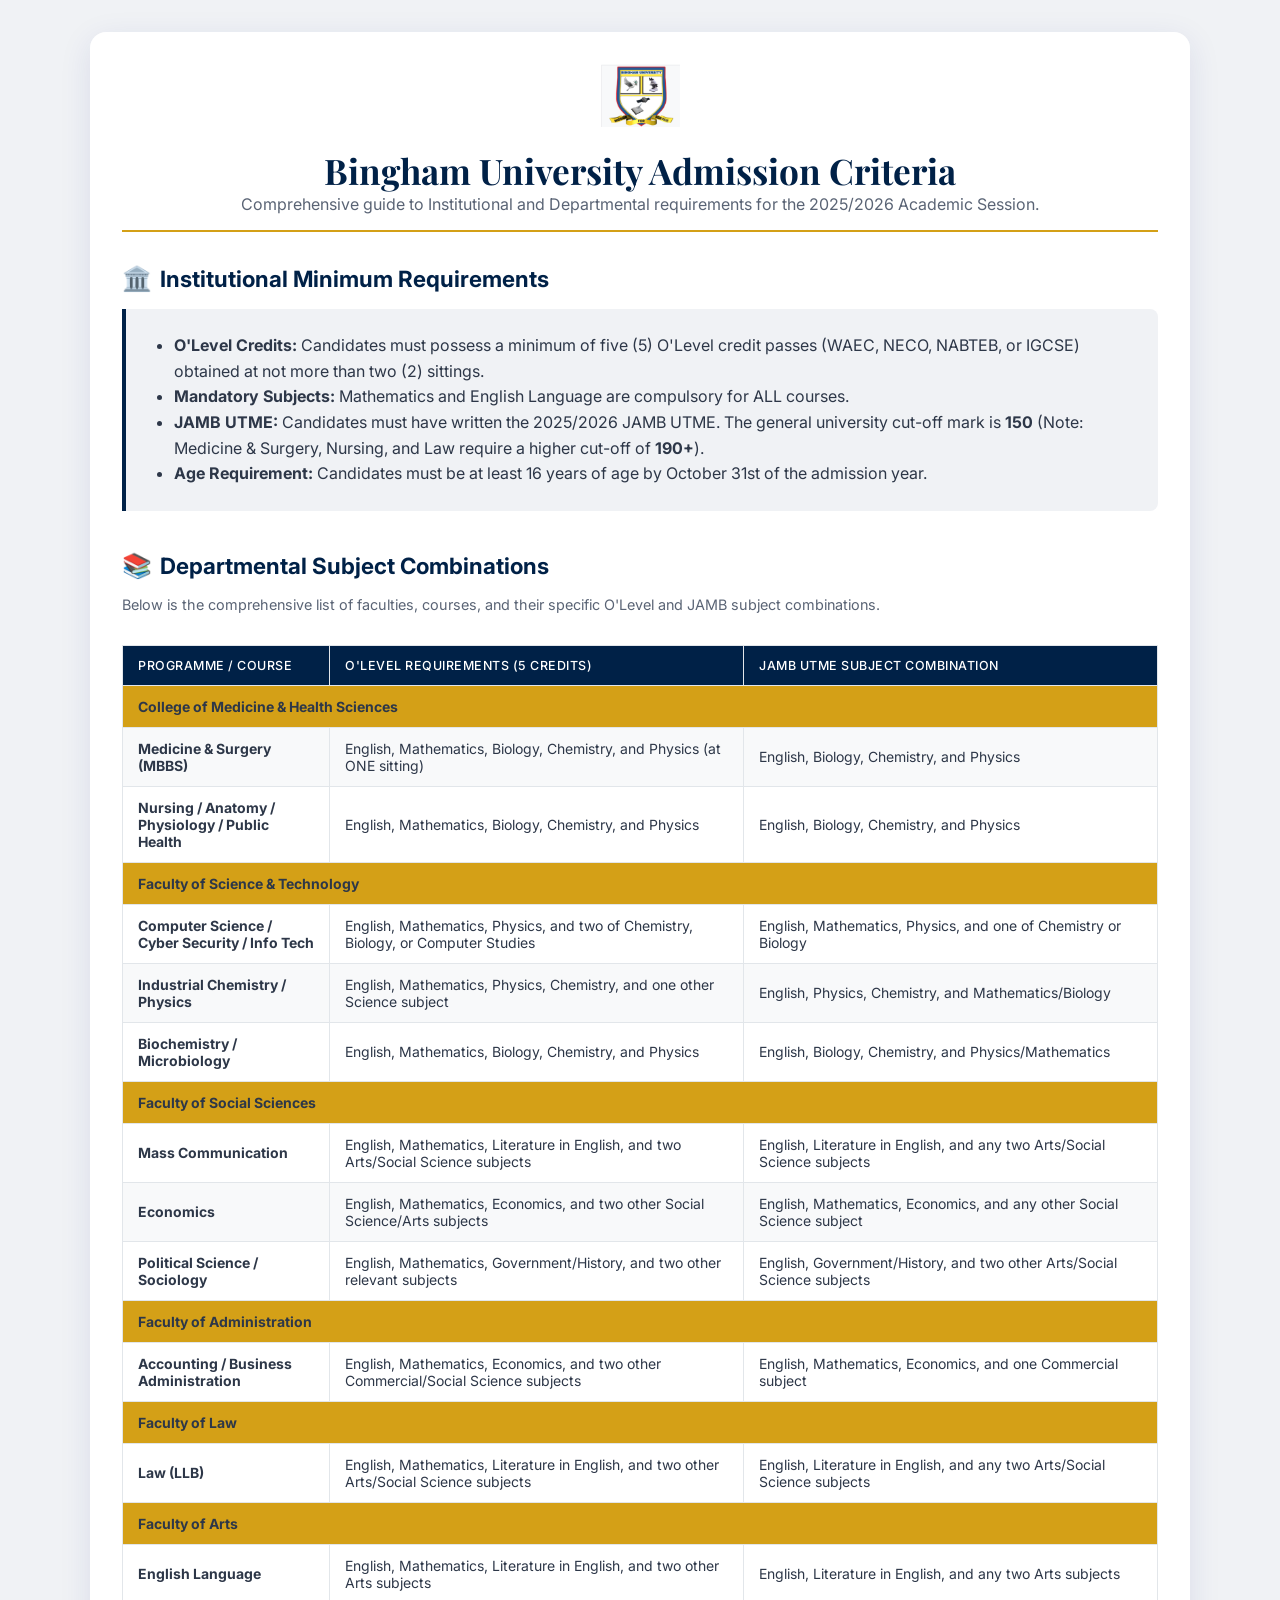
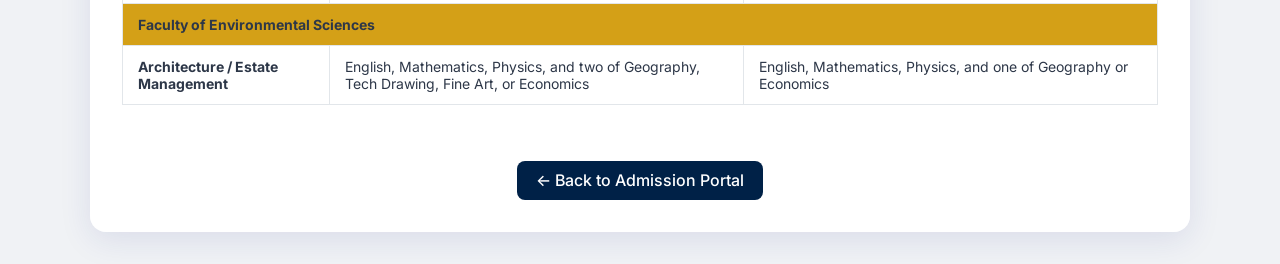
<file: frontend/requirements.html>
<!DOCTYPE html>
<html lang="en">
<head>
    <meta charset="UTF-8">
    <meta name="viewport" content="width=device-width, initial-scale=1.0">
    <title>Admission Requirements — Bingham University</title>
    <link href="https://fonts.googleapis.com/css2?family=Playfair+Display:wght@600;700&family=Inter:wght@300;400;500;600&display=swap" rel="stylesheet">
    <link rel="stylesheet" href="css/style.css">
    <style>
        .req-container {
            max-width: 1100px;
            margin: 2rem auto;
            padding: 2rem;
            background: rgba(255, 255, 255, 0.95);
            border-radius: 16px;
            box-shadow: 0 8px 32px rgba(31, 38, 135, 0.1);
            backdrop-filter: blur(10px);
        }
        .req-header {
            text-align: center;
            margin-bottom: 2rem;
            padding-bottom: 1rem;
            border-bottom: 2px solid var(--gold-light);
        }
        .req-header h1 {
            font-family: 'Playfair Display', serif;
            color: var(--navy);
            font-size: 2.2rem;
        }
        .req-section {
            margin-bottom: 2.5rem;
        }
        .req-section h2 {
            font-size: 1.4rem;
            color: var(--navy);
            margin-bottom: 1rem;
            display: flex;
            align-items: center;
            gap: 0.5rem;
        }
        .req-card {
            background: var(--gray-100);
            border-left: 4px solid var(--navy);
            padding: 1.5rem;
            border-radius: 0 8px 8px 0;
            margin-bottom: 1rem;
        }
        .req-table {
            width: 100%;
            border-collapse: collapse;
            margin-top: 1rem;
            font-size: 0.9rem;
        }
        .req-table th, .req-table td {
            padding: 12px 15px;
            border: 1px solid var(--gray-200);
            text-align: left;
        }
        .req-table th {
            background-color: var(--navy);
            color: white;
            font-weight: 500;
            position: sticky;
            top: 0;
        }
        .req-table tr:nth-child(even) {
            background-color: #f8f9fa;
        }
        .req-table tr:hover {
            background-color: #e9ecef;
        }
        .faculty-row {
            background-color: var(--gold-light) !important;
            color: var(--navy);
            font-weight: bold;
            font-size: 1rem;
        }
        .back-btn {
            display: inline-block;
            margin-top: 1rem;
            padding: 0.6rem 1.2rem;
            background: var(--navy);
            color: white;
            text-decoration: none;
            border-radius: 8px;
            font-weight: 500;
            transition: all 0.2s;
        }
        .back-btn:hover {
            background: var(--gold);
        }
    </style>
</head>
<body class="formal-bg">

    <div class="req-container">
        <div class="req-header">
            <img src="img/bingham_seal.png" alt="Bingham University" style="width: 80px; margin-bottom: 1rem;">
            <h1>Bingham University Admission Criteria</h1>
            <p style="color: var(--gray-600)">Comprehensive guide to Institutional and Departmental requirements for the 2025/2026 Academic Session.</p>
        </div>

        <!-- Institutional Requirements -->
        <div class="req-section">
            <h2><span style="font-size: 1.5rem;">🏛️</span> Institutional Minimum Requirements</h2>
            <div class="req-card">
                <ul style="margin-left: 1.5rem; color: var(--gray-800); line-height: 1.6;">
                    <li><strong>O'Level Credits:</strong> Candidates must possess a minimum of five (5) O'Level credit passes (WAEC, NECO, NABTEB, or IGCSE) obtained at not more than two (2) sittings.</li>
                    <li><strong>Mandatory Subjects:</strong> Mathematics and English Language are compulsory for ALL courses.</li>
                    <li><strong>JAMB UTME:</strong> Candidates must have written the 2025/2026 JAMB UTME. The general university cut-off mark is <strong>150</strong> (Note: Medicine & Surgery, Nursing, and Law require a higher cut-off of <strong>190+</strong>).</li>
                    <li><strong>Age Requirement:</strong> Candidates must be at least 16 years of age by October 31st of the admission year.</li>
                </ul>
            </div>
        </div>

        <!-- Departmental Requirements Table -->
        <div class="req-section">
            <h2><span style="font-size: 1.5rem;">📚</span> Departmental Subject Combinations</h2>
            <p style="font-size: 0.9rem; color: var(--gray-600); margin-bottom: 1rem;">Below is the comprehensive list of faculties, courses, and their specific O'Level and JAMB subject combinations.</p>
            
            <div style="overflow-x: auto;">
                <table class="req-table">
                    <thead>
                        <tr>
                            <th style="width: 20%;">Programme / Course</th>
                            <th style="width: 40%;">O'Level Requirements (5 Credits)</th>
                            <th style="width: 40%;">JAMB UTME Subject Combination</th>
                        </tr>
                    </thead>
                    <tbody>
                        <!-- Medicine & Health Sciences -->
                        <tr class="faculty-row"><td colspan="3">College of Medicine & Health Sciences</td></tr>
                        <tr>
                            <td><strong>Medicine & Surgery (MBBS)</strong></td>
                            <td>English, Mathematics, Biology, Chemistry, and Physics (at ONE sitting)</td>
                            <td>English, Biology, Chemistry, and Physics</td>
                        </tr>
                        <tr>
                            <td><strong>Nursing / Anatomy / Physiology / Public Health</strong></td>
                            <td>English, Mathematics, Biology, Chemistry, and Physics</td>
                            <td>English, Biology, Chemistry, and Physics</td>
                        </tr>

                        <!-- Science & Technology -->
                        <tr class="faculty-row"><td colspan="3">Faculty of Science & Technology</td></tr>
                        <tr>
                            <td><strong>Computer Science / Cyber Security / Info Tech</strong></td>
                            <td>English, Mathematics, Physics, and two of Chemistry, Biology, or Computer Studies</td>
                            <td>English, Mathematics, Physics, and one of Chemistry or Biology</td>
                        </tr>
                        <tr>
                            <td><strong>Industrial Chemistry / Physics</strong></td>
                            <td>English, Mathematics, Physics, Chemistry, and one other Science subject</td>
                            <td>English, Physics, Chemistry, and Mathematics/Biology</td>
                        </tr>
                        <tr>
                            <td><strong>Biochemistry / Microbiology</strong></td>
                            <td>English, Mathematics, Biology, Chemistry, and Physics</td>
                            <td>English, Biology, Chemistry, and Physics/Mathematics</td>
                        </tr>

                        <!-- Social Sciences -->
                        <tr class="faculty-row"><td colspan="3">Faculty of Social Sciences</td></tr>
                        <tr>
                            <td><strong>Mass Communication</strong></td>
                            <td>English, Mathematics, Literature in English, and two Arts/Social Science subjects</td>
                            <td>English, Literature in English, and any two Arts/Social Science subjects</td>
                        </tr>
                        <tr>
                            <td><strong>Economics</strong></td>
                            <td>English, Mathematics, Economics, and two other Social Science/Arts subjects</td>
                            <td>English, Mathematics, Economics, and any other Social Science subject</td>
                        </tr>
                        <tr>
                            <td><strong>Political Science / Sociology</strong></td>
                            <td>English, Mathematics, Government/History, and two other relevant subjects</td>
                            <td>English, Government/History, and two other Arts/Social Science subjects</td>
                        </tr>

                        <!-- Administration -->
                        <tr class="faculty-row"><td colspan="3">Faculty of Administration</td></tr>
                        <tr>
                            <td><strong>Accounting / Business Administration</strong></td>
                            <td>English, Mathematics, Economics, and two other Commercial/Social Science subjects</td>
                            <td>English, Mathematics, Economics, and one Commercial subject</td>
                        </tr>

                        <!-- Law -->
                        <tr class="faculty-row"><td colspan="3">Faculty of Law</td></tr>
                        <tr>
                            <td><strong>Law (LLB)</strong></td>
                            <td>English, Mathematics, Literature in English, and two other Arts/Social Science subjects</td>
                            <td>English, Literature in English, and any two Arts/Social Science subjects</td>
                        </tr>

                        <!-- Arts -->
                        <tr class="faculty-row"><td colspan="3">Faculty of Arts</td></tr>
                        <tr>
                            <td><strong>English Language</strong></td>
                            <td>English, Mathematics, Literature in English, and two other Arts subjects</td>
                            <td>English, Literature in English, and any two Arts subjects</td>
                        </tr>

                        <!-- Environmental Sciences -->
                        <tr class="faculty-row"><td colspan="3">Faculty of Environmental Sciences</td></tr>
                        <tr>
                            <td><strong>Architecture / Estate Management</strong></td>
                            <td>English, Mathematics, Physics, and two of Geography, Tech Drawing, Fine Art, or Economics</td>
                            <td>English, Mathematics, Physics, and one of Geography or Economics</td>
                        </tr>
                    </tbody>
                </table>
            </div>
        </div>

        <div style="text-align: center; margin-top: 2rem;">
            <a href="index.html" class="back-btn">← Back to Admission Portal</a>
        </div>
    </div>

</body>
</html>
</file>
<file: frontend/css/style.css>
/* =============================================
   BINGHAM UNIVERSITY - HYBRID ADMISSION SYSTEM
   Formal Institutional Design System
   ============================================= */

:root {
    /* Institutional Color Palette */
    --navy: #002147;
    --navy-dark: #00163a;
    --navy-mid: #003065;
    --gold: #B8860B;
    --gold-light: #d4a017;
    --gold-muted: rgba(184, 134, 11, 0.15);

    /* Neutral Palette */
    --white: #ffffff;
    --off-white: #f7f8fa;
    --gray-100: #f0f2f5;
    --gray-200: #e2e6ea;
    --gray-400: #9aa3af;
    --gray-600: #5a6475;
    --gray-800: #2d3748;

    /* Semantic Colors */
    --success: #1a7c4a;
    --success-bg: #e6f4ee;
    --danger: #c0392b;
    --danger-bg: #fdecea;
    --warning: #b7680f;
    --warning-bg: #fef3e2;
    --info: #1565c0;
    --info-bg: #e3f0fb;

    /* Shadows */
    --shadow-sm: 0 1px 3px rgba(0,0,0,0.08);
    --shadow-md: 0 4px 16px rgba(0,33,71,0.12);
    --shadow-lg: 0 12px 40px rgba(0,33,71,0.18);
}

* {
    margin: 0; padding: 0;
    box-sizing: border-box;
    font-family: 'Inter', sans-serif;
}

body {
    color: var(--gray-800);
    background-color: var(--gray-100);
    transition: background-color 0.3s ease, color 0.3s ease;
}

/* =============================================
   AUTH / LANDING PAGE STYLES
   ============================================= */

.formal-bg {
    background-color: var(--gray-100);
    min-height: 100vh;
    display: flex;
    flex-direction: column;
}

/* Top Header Banner */
.portal-top-banner {
    background: var(--navy-dark);
    color: rgba(255,255,255,0.6);
    text-align: center;
    font-size: 0.78rem;
    padding: 0.5rem 1rem;
    letter-spacing: 0.5px;
}

.portal-top-banner strong {
    color: var(--gold-light);
}

/* Main Auth Wrapper */
.auth-wrapper {
    flex: 1;
    display: flex;
    flex-direction: column;
}

/* University Header */
.uni-header {
    background: linear-gradient(135deg, var(--navy-dark) 0%, var(--navy) 60%, var(--navy-mid) 100%);
    border-bottom: 3px solid var(--gold);
    padding: 1.5rem 2rem;
    display: flex;
    align-items: center;
    justify-content: center;
    gap: 2rem;
    box-shadow: 0 4px 20px rgba(0,0,0,0.3);
}

.uni-header-logo {
    width: 90px;
    height: 90px;
    object-fit: contain;
    filter: drop-shadow(0 2px 8px rgba(0,0,0,0.4));
}

.uni-header-text {
    text-align: center;
}

.uni-header-text h1 {
    font-family: 'Playfair Display', serif;
    font-size: 2rem;
    font-weight: 700;
    color: var(--white);
    letter-spacing: 1px;
    line-height: 1.1;
    text-shadow: 0 2px 8px rgba(0,0,0,0.3);
}

.uni-header-text .system-title {
    font-size: 0.9rem;
    color: var(--gold-light);
    letter-spacing: 2px;
    text-transform: uppercase;
    margin-top: 0.3rem;
    font-weight: 500;
}

/* Notice Banner */
.notice-banner {
    background: var(--info-bg);
    border-left: 4px solid var(--info);
    color: var(--info);
    padding: 0.75rem 2rem;
    font-size: 0.85rem;
    text-align: center;
    display: flex;
    align-items: center;
    justify-content: center;
    gap: 0.5rem;
}

.notice-banner .notice-icon { font-size: 1rem; }

/* Auth Body */
.auth-body {
    flex: 1;
    display: flex;
    align-items: flex-start;
    justify-content: center;
    padding: 2.5rem 1rem;
    gap: 2rem;
}

.auth-info-panel {
    flex: 1;
    max-width: 380px;
    display: flex;
    flex-direction: column;
    gap: 1rem;
}

.info-card {
    background: var(--white);
    border: 1px solid var(--gray-200);
    border-radius: 10px;
    padding: 1.25rem 1.5rem;
    box-shadow: var(--shadow-sm);
}

.info-card h3 {
    font-size: 0.85rem;
    font-weight: 700;
    text-transform: uppercase;
    letter-spacing: 1px;
    color: var(--navy);
    margin-bottom: 0.75rem;
    padding-bottom: 0.5rem;
    border-bottom: 2px solid var(--gold);
}

.info-card ul {
    list-style: none;
    display: flex;
    flex-direction: column;
    gap: 0.5rem;
}

.info-card ul li {
    font-size: 0.85rem;
    color: var(--gray-600);
    padding-left: 1.2rem;
    position: relative;
}

.info-card ul li::before {
    content: "›";
    position: absolute;
    left: 0;
    color: var(--gold);
    font-weight: 700;
}

.info-card p {
    font-size: 0.85rem;
    color: var(--gray-600);
    line-height: 1.6;
}

/* Auth Card */
.auth-form-panel {
    width: 100%;
    max-width: 440px;
}

.auth-card {
    background: var(--white);
    border: 1px solid var(--gray-200);
    border-radius: 10px;
    box-shadow: var(--shadow-md);
    overflow: hidden;
}

.auth-card-header {
    background: var(--navy);
    padding: 1.2rem 1.75rem;
    display: flex;
    align-items: center;
    gap: 0.75rem;
}

.auth-card-header h2 {
    font-size: 1rem;
    font-weight: 600;
    color: var(--white);
    letter-spacing: 0.5px;
}

.auth-card-header .header-icon {
    font-size: 1.2rem;
}

.auth-form {
    padding: 1.75rem;
}

.auth-form.hidden { display: none; }
.auth-form.active { display: block; }

.auth-form .form-intro {
    font-size: 0.83rem;
    color: var(--gray-600);
    margin-bottom: 1.25rem;
    padding: 0.75rem;
    background: var(--off-white);
    border-radius: 6px;
    border: 1px solid var(--gray-200);
}

/* Form Elements */
.input-group {
    margin-bottom: 1rem;
    display: flex;
    flex-direction: column;
    gap: 0.35rem;
}

.input-group label {
    font-size: 0.82rem;
    font-weight: 600;
    color: var(--gray-800);
    letter-spacing: 0.3px;
}

.input-group .field-hint {
    font-size: 0.75rem;
    color: var(--gray-400);
    margin-top: -0.15rem;
}

input[type="text"],
input[type="email"],
input[type="password"],
input[type="tel"],
input[type="number"],
select {
    width: 100%;
    padding: 0.7rem 0.9rem;
    border: 1px solid var(--gray-200);
    border-radius: 6px;
    color: var(--gray-800);
    font-size: 0.9rem;
    background: var(--white);
    transition: all 0.2s ease;
}

input:focus, select:focus {
    outline: none;
    border-color: var(--navy);
    box-shadow: 0 0 0 3px rgba(0, 33, 71, 0.08);
}

input::placeholder { color: var(--gray-400); }

select option { color: var(--gray-800); }

/* Primary Button */
.primary-btn {
    width: 100%;
    padding: 0.85rem 1rem;
    background: var(--navy);
    color: var(--white);
    border: none;
    border-radius: 6px;
    font-size: 0.9rem;
    font-weight: 600;
    cursor: pointer;
    letter-spacing: 0.5px;
    transition: background 0.2s, transform 0.15s;
    margin-top: 0.5rem;
    text-transform: uppercase;
}

.primary-btn:hover {
    background: var(--navy-mid);
    transform: translateY(-1px);
}

.primary-btn:active { transform: translateY(0); }

.auth-switch-row {
    text-align: center;
    margin-top: 1rem;
    font-size: 0.83rem;
    color: var(--gray-600);
}

.auth-switch-row a {
    color: var(--navy);
    font-weight: 600;
    text-decoration: none;
    border-bottom: 1px solid var(--gold);
}

.error-msg {
    background: var(--danger-bg);
    color: var(--danger);
    border: 1px solid #f5c6c2;
    border-radius: 6px;
    padding: 0.7rem 0.9rem;
    font-size: 0.83rem;
    margin-top: 0.75rem;
}

.error-msg.hidden { display: none; }

.success-msg {
    background: var(--success-bg);
    color: var(--success);
    border: 1px solid #b2ddc6;
    border-radius: 6px;
    padding: 0.7rem 0.9rem;
    font-size: 0.83rem;
    margin-top: 0.75rem;
}

/* Footer */
.portal-footer {
    background: var(--navy-dark);
    color: rgba(255,255,255,0.45);
    text-align: center;
    padding: 1rem;
    font-size: 0.78rem;
    border-top: 1px solid rgba(184,134,11,0.4);
}

.portal-footer a { color: var(--gold-light); text-decoration: none; }

/* =============================================
   DASHBOARD STYLES
   ============================================= */

.dashboard-bg {
    background: var(--gray-100);
    min-height: 100vh;
    display: block;
}

.dashboard-layout {
    display: flex;
    min-height: 100vh;
}

/* Sidebar */
.sidebar {
    width: 260px;
    min-height: 100vh;
    background: linear-gradient(180deg, var(--navy-dark) 0%, var(--navy) 100%);
    border-right: 3px solid var(--gold);
    display: flex;
    flex-direction: column;
    flex-shrink: 0;
    position: sticky;
    top: 0;
    height: 100vh;
    overflow-y: auto;
}

.sidebar-brand {
    padding: 1.5rem 1.25rem;
    border-bottom: 1px solid rgba(255,255,255,0.1);
    display: flex;
    flex-direction: column;
    align-items: center;
    gap: 0.75rem;
    text-align: center;
}

.sidebar-brand img {
    width: 65px;
    height: 65px;
    object-fit: contain;
    filter: drop-shadow(0 2px 6px rgba(0,0,0,0.4));
}

.sidebar-brand h3 {
    font-family: 'Playfair Display', serif;
    font-size: 0.95rem;
    color: var(--white);
    font-weight: 700;
    line-height: 1.3;
}

.sidebar-brand .brand-sub {
    font-size: 0.72rem;
    color: var(--gold-light);
    letter-spacing: 1px;
    text-transform: uppercase;
}

.sidebar-nav {
    padding: 1rem 0;
    flex: 1;
}

.nav-section-label {
    font-size: 0.68rem;
    font-weight: 700;
    letter-spacing: 1.5px;
    text-transform: uppercase;
    color: rgba(255,255,255,0.35);
    padding: 0.75rem 1.25rem 0.35rem;
}

.nav-item {
    display: flex;
    align-items: center;
    gap: 0.75rem;
    padding: 0.75rem 1.25rem;
    color: rgba(255,255,255,0.7);
    text-decoration: none;
    font-size: 0.875rem;
    font-weight: 500;
    transition: all 0.2s ease;
    border-left: 3px solid transparent;
}

.nav-item:hover {
    background: rgba(255,255,255,0.08);
    color: var(--white);
    border-left-color: var(--gold);
}

.nav-item.active {
    background: rgba(184,134,11,0.15);
    color: var(--gold-light);
    border-left-color: var(--gold);
    font-weight: 600;
}

.nav-item .nav-icon { font-size: 1rem; width: 20px; }

.sidebar-footer {
    padding: 1rem 1.25rem;
    border-top: 1px solid rgba(255,255,255,0.1);
}

.sidebar-footer .applicant-info {
    font-size: 0.8rem;
    color: rgba(255,255,255,0.5);
    margin-bottom: 0.75rem;
    line-height: 1.5;
}

.sidebar-footer .applicant-info strong {
    color: rgba(255,255,255,0.85);
    display: block;
}

/* Dashboard Main Content */
.dashboard-main {
    flex: 1;
    display: flex;
    flex-direction: column;
    overflow-y: auto;
}

.dash-topbar {
    background: var(--white);
    border-bottom: 1px solid var(--gray-200);
    padding: 0.875rem 2rem;
    display: flex;
    align-items: center;
    justify-content: space-between;
    box-shadow: var(--shadow-sm);
}

.dash-topbar .page-title {
    font-size: 1rem;
    font-weight: 700;
    color: var(--navy);
}

.dash-topbar .breadcrumb {
    font-size: 0.78rem;
    color: var(--gray-400);
}

.dash-content {
    padding: 2rem;
    flex: 1;
}

/* Welcome Banner */
.welcome-banner {
    background: linear-gradient(135deg, var(--navy-dark), var(--navy));
    border-radius: 10px;
    padding: 1.5rem 2rem;
    color: var(--white);
    border-left: 5px solid var(--gold);
    margin-bottom: 1.5rem;
    display: flex;
    justify-content: space-between;
    align-items: center;
    box-shadow: var(--shadow-md);
}

.welcome-banner h2 {
    font-family: 'Playfair Display', serif;
    font-size: 1.3rem;
    font-weight: 700;
    margin-bottom: 0.25rem;
}

.welcome-banner p {
    font-size: 0.85rem;
    color: rgba(255,255,255,0.7);
}

.welcome-banner .status-pill {
    background: rgba(184,134,11,0.25);
    border: 1px solid var(--gold);
    color: var(--gold-light);
    padding: 0.4rem 1rem;
    border-radius: 999px;
    font-size: 0.78rem;
    font-weight: 600;
    letter-spacing: 0.5px;
    white-space: nowrap;
}

/* Dashboard Cards */
.dashboard-card {
    background: var(--white);
    border: 1px solid var(--gray-200);
    border-radius: 10px;
    box-shadow: var(--shadow-sm);
    overflow: hidden;
    margin-bottom: 1.5rem;
}

.card-header {
    background: var(--off-white);
    border-bottom: 1px solid var(--gray-200);
    padding: 1rem 1.5rem;
    display: flex;
    align-items: center;
    gap: 0.75rem;
}

.card-header .card-icon { font-size: 1.1rem; }

.card-header h3 {
    font-size: 0.9rem;
    font-weight: 700;
    color: var(--navy);
    text-transform: uppercase;
    letter-spacing: 0.5px;
}

.card-body { padding: 1.5rem; }

/* Form Sections inside dashboard */
.form-section {
    margin-bottom: 1.5rem;
}

.form-section .section-label {
    font-size: 0.78rem;
    font-weight: 700;
    text-transform: uppercase;
    letter-spacing: 1px;
    color: var(--navy);
    border-bottom: 2px solid var(--gold);
    padding-bottom: 0.4rem;
    margin-bottom: 1rem;
    display: inline-block;
}

.form-section .section-desc {
    font-size: 0.82rem;
    color: var(--gray-600);
    margin-bottom: 1rem;
    line-height: 1.5;
}

.form-row {
    display: grid;
    grid-template-columns: 1fr 1fr;
    gap: 1rem;
}

.form-row-3 {
    display: grid;
    grid-template-columns: 2fr 1fr;
    gap: 0.75rem;
}

.grades-grid {
    display: grid;
    grid-template-columns: 1fr 1fr;
    gap: 1rem;
    margin-bottom: 0.75rem;
}

.grade-pair {
    display: grid;
    grid-template-columns: 1fr 80px;
    gap: 0.5rem;
    align-items: end;
}

/* File Upload */
.file-upload-area {
    border: 2px dashed var(--gray-200);
    border-radius: 8px;
    padding: 1.5rem;
    text-align: center;
    cursor: pointer;
    transition: all 0.2s;
    background: var(--off-white);
}

.file-upload-area:hover { border-color: var(--navy); background: rgba(0,33,71,0.03); }

.file-upload-area .upload-icon { font-size: 2rem; display: block; margin-bottom: 0.5rem; }
.file-upload-area .upload-label { font-size: 0.85rem; font-weight: 600; color: var(--navy); }
.file-upload-area .upload-hint { font-size: 0.78rem; color: var(--gray-400); margin-top: 0.25rem; }
.file-upload-area input[type="file"] { display: none; }
#fileNameDisplay { font-size: 0.82rem; color: var(--success); margin-top: 0.5rem; display: block; }

/* Submit Button Variation */
.submit-app-btn {
    background: var(--gold);
    color: var(--navy-dark);
    font-weight: 700;
    border-radius: 6px;
    letter-spacing: 0.5px;
}

.submit-app-btn:hover { background: var(--gold-light); }

/* Modal */
.modal {
    position: fixed;
    top: 0; left: 0; width: 100%; height: 100%;
    background: rgba(0,33,71,0.65);
    display: flex;
    justify-content: center;
    align-items: center;
    z-index: 999;
    transition: opacity 0.3s ease;
}

.modal.hidden { display: none; }

.formal-modal {
    background: var(--white);
    border-radius: 10px;
    padding: 2rem 2.5rem;
    max-width: 480px;
    width: 90%;
    border-top: 5px solid var(--navy);
    text-align: center;
    box-shadow: var(--shadow-lg);
}

.formal-modal h2 {
    font-family: 'Playfair Display', serif;
    color: var(--navy);
    font-size: 1.3rem;
    margin-bottom: 0.75rem;
}

.formal-modal p {
    font-size: 0.9rem;
    color: var(--gray-600);
    margin-bottom: 1.5rem;
    line-height: 1.6;
}

/* Logout btn */
.logout-btn {
    background: rgba(255,255,255,0.08);
    color: rgba(255,255,255,0.65);
    border: 1px solid rgba(255,255,255,0.15);
    border-radius: 6px;
    padding: 0.5rem 1rem;
    font-size: 0.8rem;
    cursor: pointer;
    width: 100%;
    transition: all 0.2s;
    text-align: left;
    display: flex;
    align-items: center;
    gap: 0.5rem;
}

.logout-btn:hover { background: rgba(192,57,43,0.2); color: #e9a9a4; border-color: rgba(192,57,43,0.3); }

/* Status badge */
.status-badge {
    display: inline-block;
    padding: 0.25rem 0.75rem;
    border-radius: 999px;
    font-size: 0.75rem;
    font-weight: 700;
    letter-spacing: 0.5px;
    text-transform: uppercase;
}

.status-qualified { background: var(--success-bg); color: var(--success); }
.status-rejected { background: var(--danger-bg); color: var(--danger); }
.status-alternative { background: var(--warning-bg); color: var(--warning); }
.status-pending { background: var(--info-bg); color: var(--info); }

/* Admin Table */
.admin-table-wrapper { overflow-x: auto; }

table { width: 100%; border-collapse: collapse; }

th {
    background: var(--off-white);
    color: var(--navy);
    font-size: 0.78rem;
    font-weight: 700;
    letter-spacing: 0.5px;
    text-transform: uppercase;
    padding: 0.9rem 1rem;
    border-bottom: 2px solid var(--gold);
    text-align: left;
}

td {
    padding: 0.875rem 1rem;
    font-size: 0.875rem;
    color: var(--gray-800);
    border-bottom: 1px solid var(--gray-200);
}

tr:hover td { background: var(--off-white); }

.action-btn {
    padding: 0.35rem 0.85rem;
    border: none;
    border-radius: 4px;
    font-size: 0.78rem;
    font-weight: 600;
    cursor: pointer;
    margin-right: 0.4rem;
    transition: opacity 0.2s;
}

.action-btn:hover { opacity: 0.85; }
.btn-approve { background: var(--success); color: white; }
.btn-reject { background: var(--danger); color: white; }

/* =============================================
   DARK THEME SYSTEM
   ============================================= */

body.dark-theme {
    --navy: #1e293b;
    --navy-dark: #0f172a;
    --navy-mid: #334155;
    --gold: #d97706;
    --gold-light: #fbbf24;
    --gold-muted: rgba(217, 119, 6, 0.25);

    /* Neutral Palette */
    --white: #1e293b;
    --off-white: #0f172a;
    --gray-100: #020617;
    --gray-200: #334155;
    --gray-400: #64748b;
    --gray-600: #cbd5e1;
    --gray-800: #f8fafc;

    /* Semantic Colors */
    --success: #22c55e;
    --success-bg: rgba(34, 197, 94, 0.15);
    --danger: #ef4444;
    --danger-bg: rgba(239, 68, 68, 0.15);
    --warning: #f59e0b;
    --warning-bg: rgba(245, 158, 11, 0.15);
    --info: #3b82f6;
    --info-bg: rgba(59, 130, 246, 0.15);

    /* Shadows */
    --shadow-sm: 0 1px 3px rgba(0,0,0,0.4);
    --shadow-md: 0 4px 16px rgba(0,0,0,0.6);
    --shadow-lg: 0 12px 40px rgba(0,0,0,0.8);
}

/* Specific Dark Mode Enhancements */
body.dark-theme input,
body.dark-theme select,
body.dark-theme textarea {
    background-color: #0f172a;
    border-color: #334155;
    color: #f8fafc;
}

body.dark-theme input:focus,
body.dark-theme select:focus {
    border-color: var(--gold-light);
    box-shadow: 0 0 0 3px rgba(251, 191, 36, 0.15);
}

body.dark-theme input::placeholder {
    color: #475569;
}

body.dark-theme .uni-header {
    background: linear-gradient(135deg, #020617 0%, #0f172a 60%, #1e293b 100%);
    border-bottom-color: var(--gold);
}

body.dark-theme .auth-form .form-intro {
    background: #0f172a;
    border-color: #334155;
}

body.dark-theme .nav-item:hover {
    background: rgba(255, 255, 255, 0.05);
}

body.dark-theme th {
    background: #0f172a;
    color: var(--gold-light);
}

body.dark-theme tr:hover td {
    background: #1e293b;
}

/* =============================================
   THEME TOGGLE FLOATING BUTTON
   ============================================= */

.theme-toggle-btn {
    position: fixed;
    bottom: 25px;
    right: 25px;
    width: 50px;
    height: 50px;
    border-radius: 50%;
    background: var(--navy);
    border: 2px solid var(--gold);
    color: #ffffff;
    font-size: 1.4rem;
    cursor: pointer;
    display: flex;
    align-items: center;
    justify-content: center;
    box-shadow: 0 4px 15px rgba(0, 0, 0, 0.3);
    z-index: 9999;
    transition: all 0.3s cubic-bezier(0.4, 0, 0.2, 1);
}

.theme-toggle-btn:hover {
    transform: scale(1.1) rotate(30deg);
    box-shadow: 0 6px 20px rgba(0, 0, 0, 0.4);
}

.theme-toggle-btn:active {
    transform: scale(0.95);
}

/* =============================================
   PREMIUM SPINNER & TRANSITIONS
   ============================================= */

.premium-loading-container {
    display: flex;
    flex-direction: column;
    align-items: center;
    justify-content: center;
    padding: 4rem;
    color: var(--navy);
    animation: fadeIn 0.4s ease-out;
}

body.dark-theme .premium-loading-container {
    color: var(--gold-light);
}

.premium-spinner {
    width: 48px;
    height: 48px;
    border: 4px solid rgba(0, 33, 71, 0.1);
    border-top: 4px solid var(--gold);
    border-radius: 50%;
    animation: spin 1s cubic-bezier(0.5, 0.1, 0.5, 0.9) infinite;
    margin-bottom: 1.25rem;
    box-shadow: 0 4px 10px rgba(0, 33, 71, 0.05);
}

body.dark-theme .premium-spinner {
    border: 4px solid rgba(251, 191, 36, 0.15);
    border-top-color: var(--gold-light);
}

.loading-text {
    font-size: 0.92rem;
    font-weight: 500;
    letter-spacing: 0.8px;
    text-transform: uppercase;
    color: var(--gray-600);
}

body.dark-theme .loading-text {
    color: var(--gray-400);
}

@keyframes spin {
    0% { transform: rotate(0deg); }
    100% { transform: rotate(360deg); }
}

@keyframes fadeIn {
    from { opacity: 0; transform: translateY(8px); }
    to { opacity: 1; transform: translateY(0); }
}
</file>
